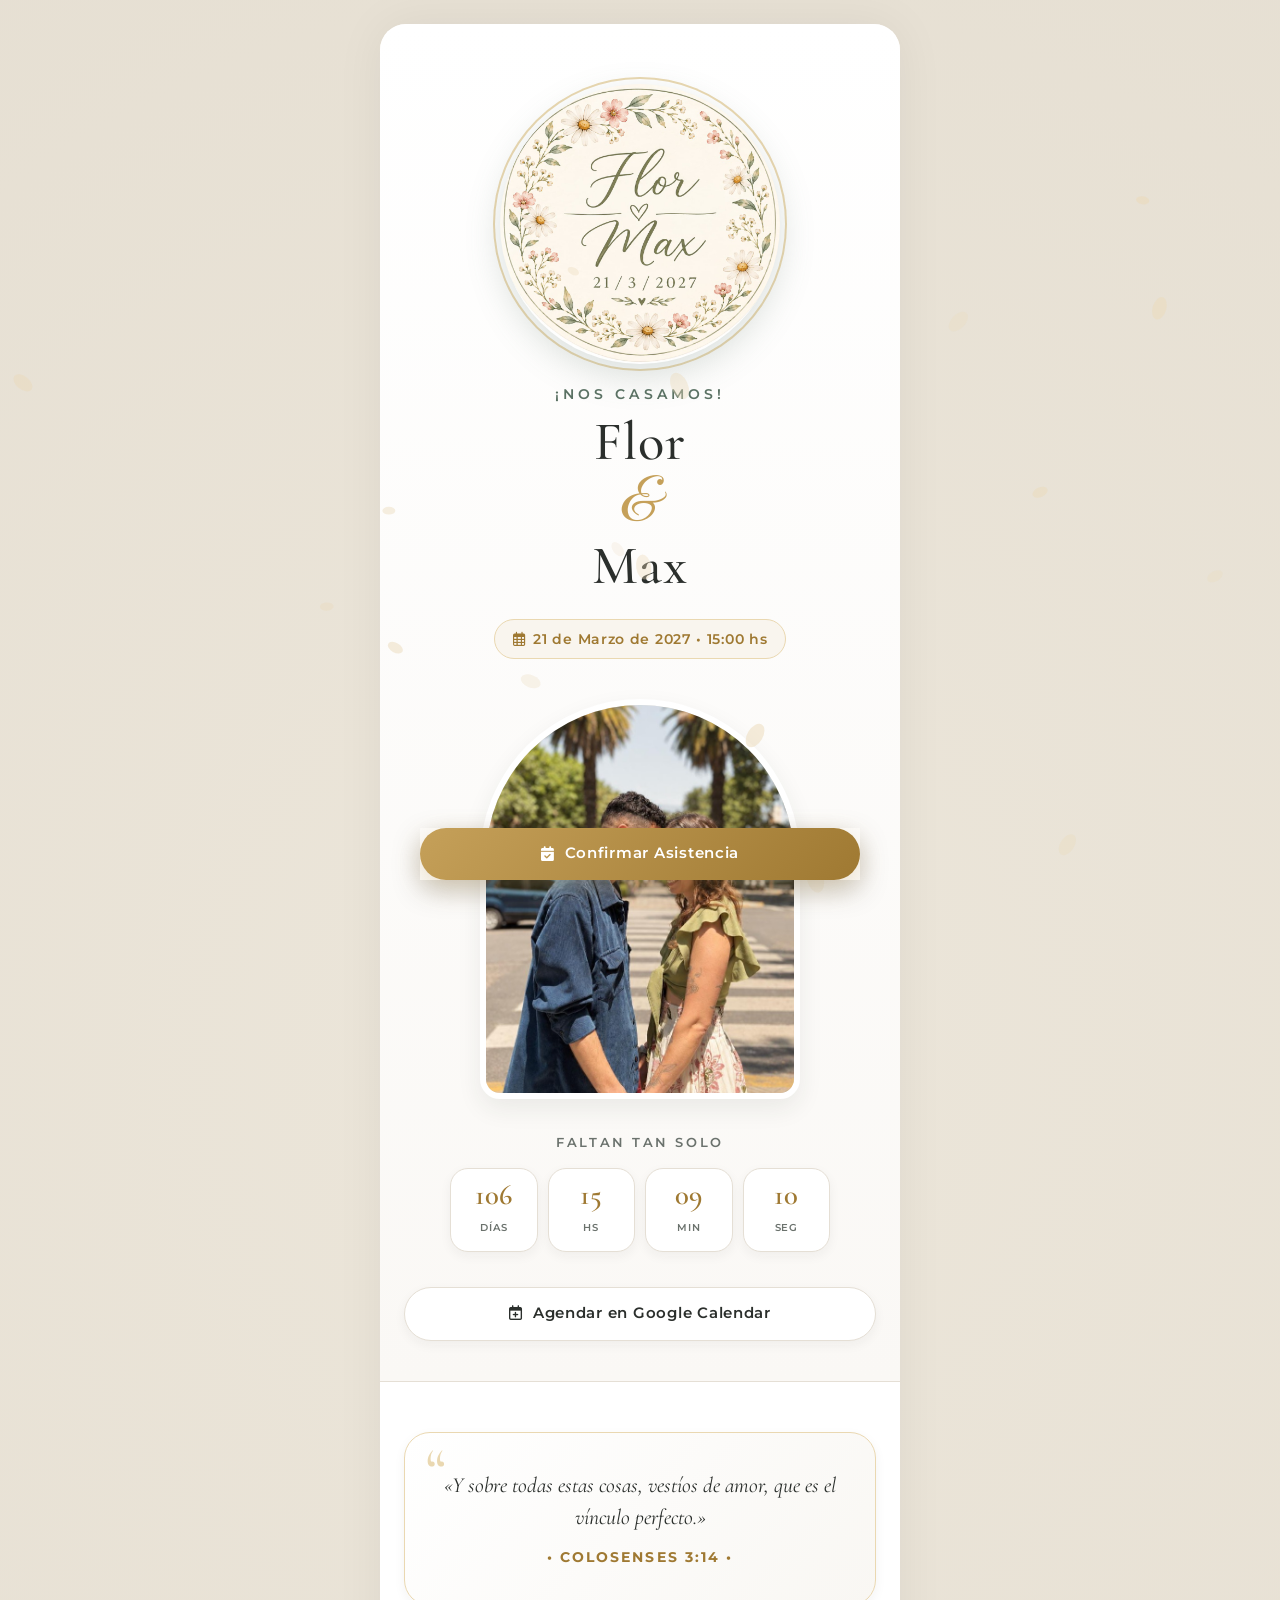
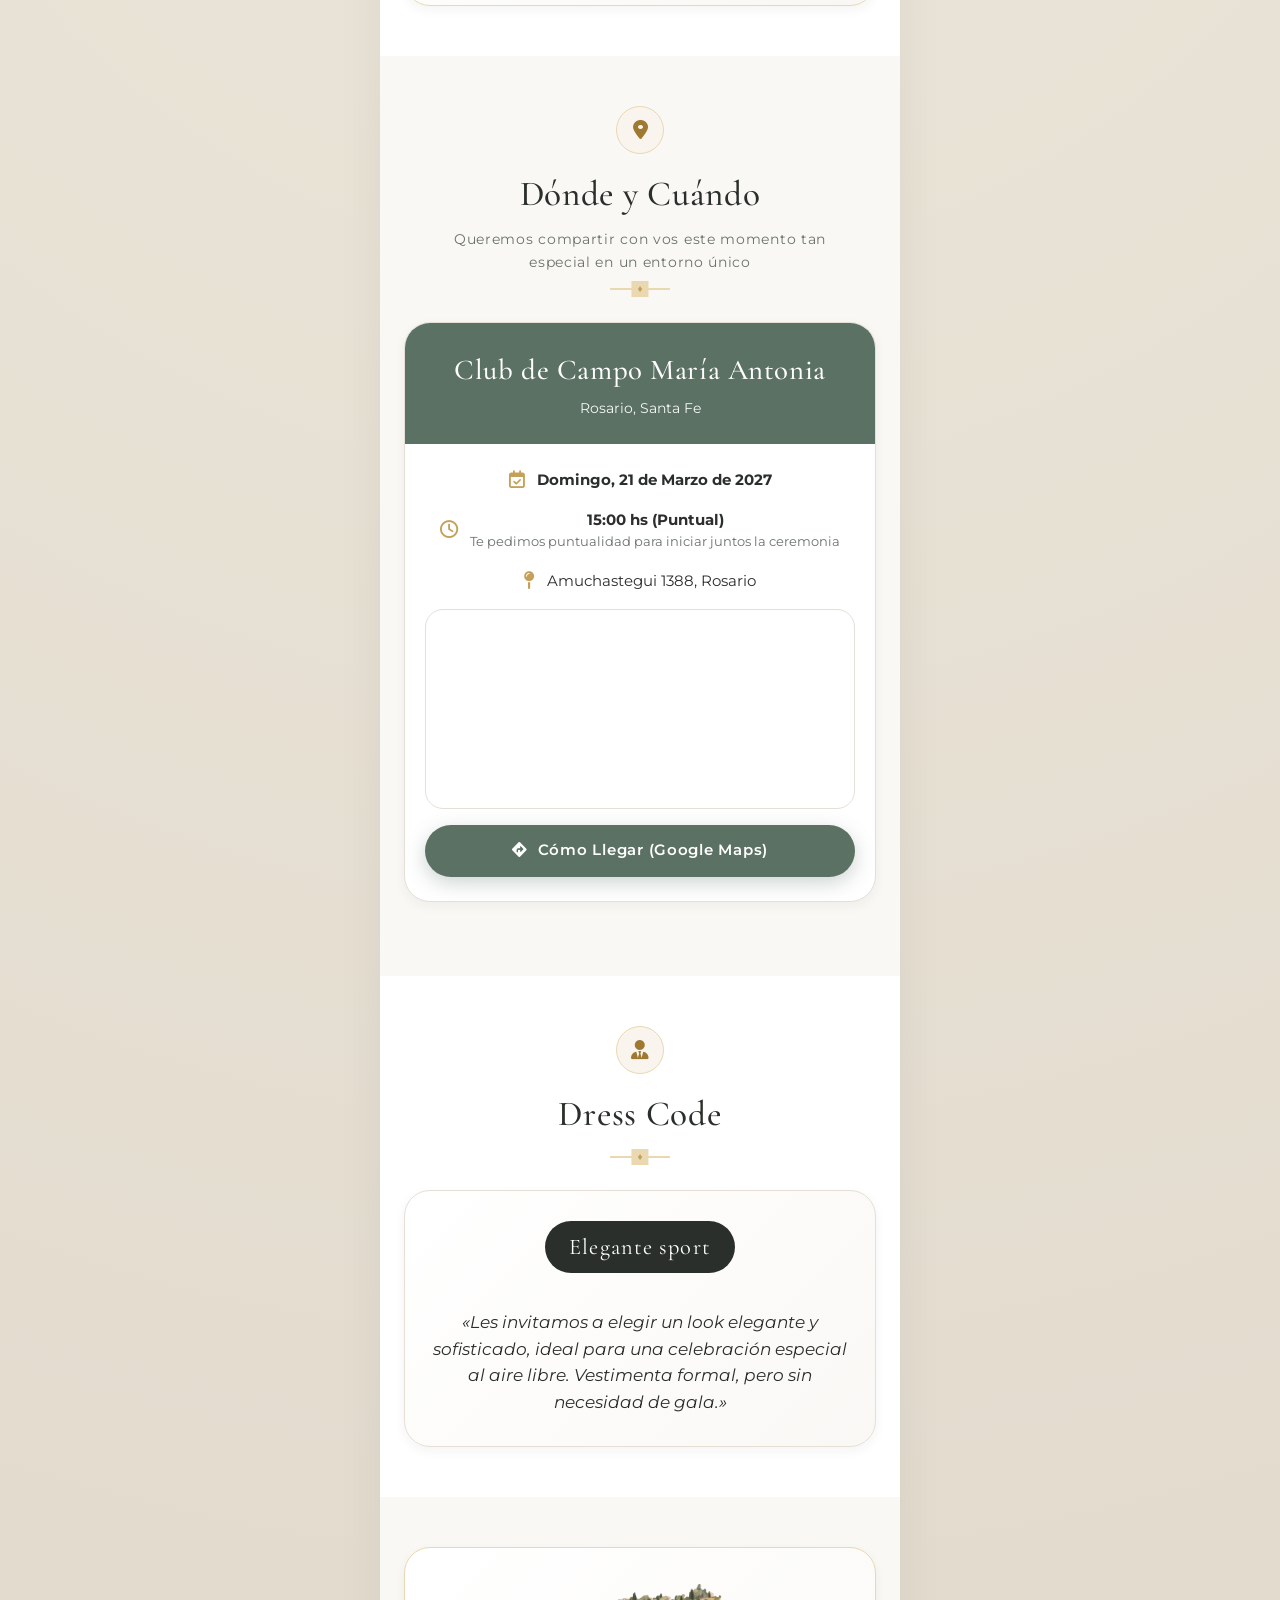
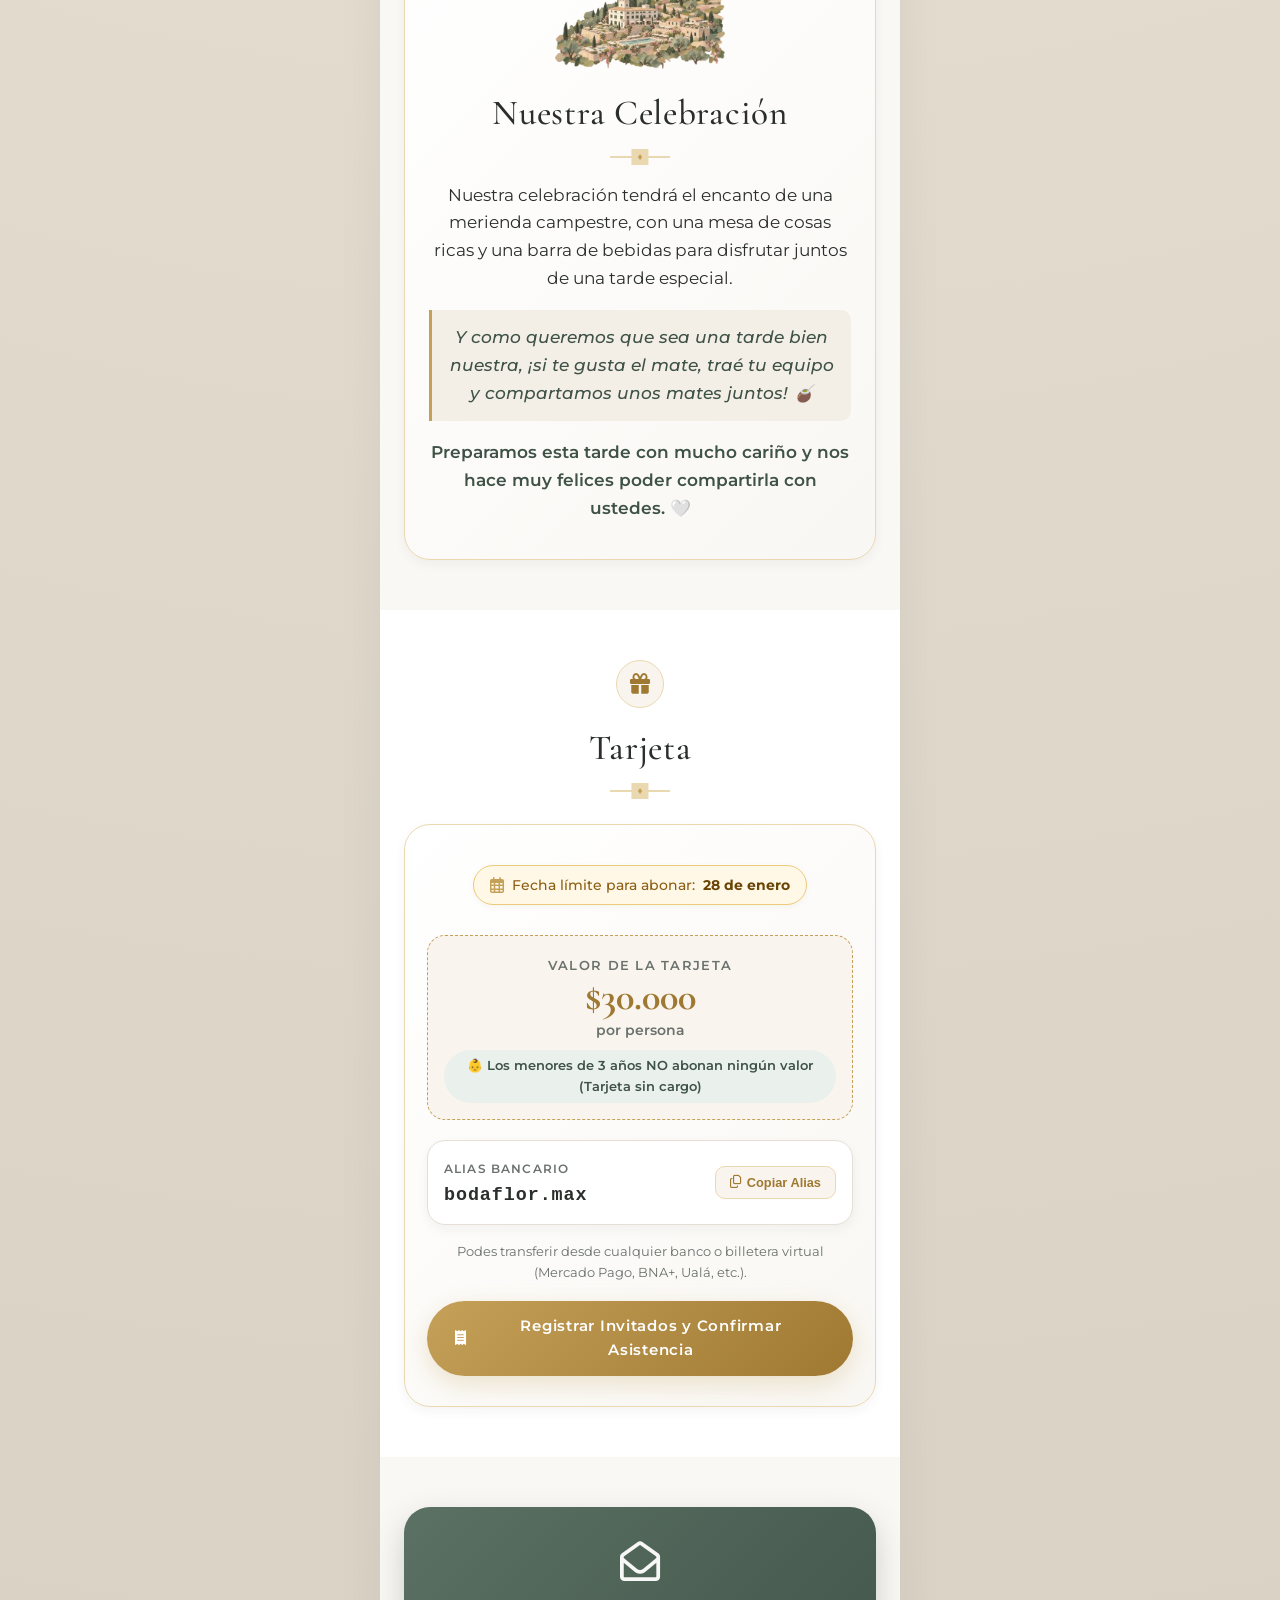
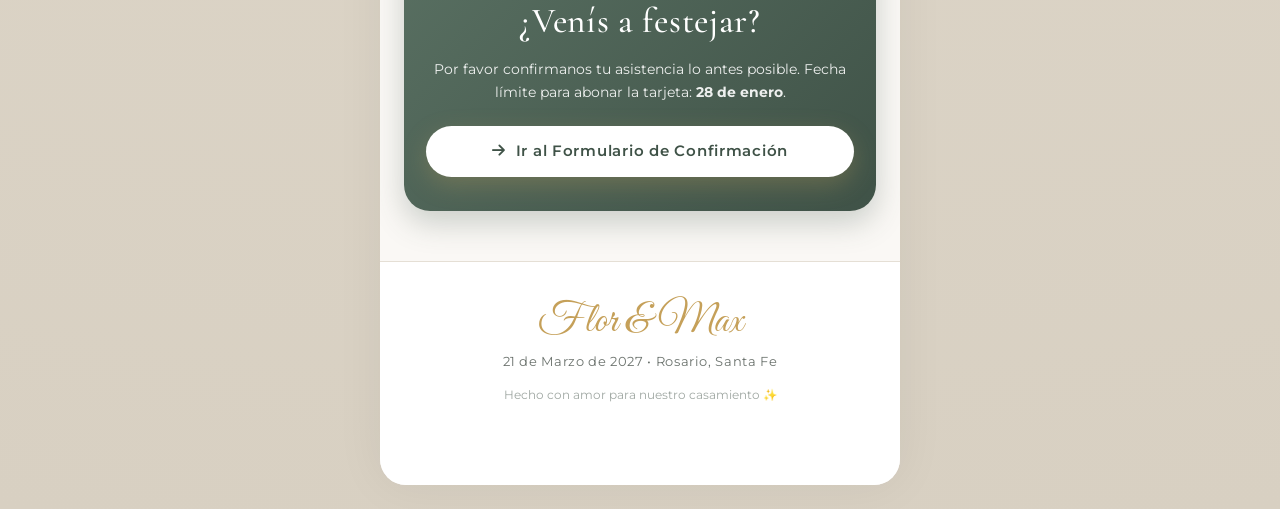
<file: index.html>
<!DOCTYPE html>
<html lang="es">
<head>
  <meta charset="UTF-8">
  <meta name="viewport" content="width=device-width, initial-scale=1.0, maximum-scale=1.0, user-scalable=no">
  <title>Boda Flor & Max | 21 de Marzo de 2027</title>
  <meta name="description" content="Invitación de boda de Florencia y Maximiliano. 21 de Marzo de 2027 en Club de Campo María Antonia, Rosario.">
  <meta name="theme-color" content="#4B5842">
  
  <!-- ==========================================
       METATAGS OPEN GRAPH / WHATSAPP PREVIEW
       ========================================== -->
  <meta property="og:type" content="website">
  <meta property="og:site_name" content="Boda Flor & Max">
  <meta property="og:url" content="https://bodaflor-max.netlify.app/">
  <meta property="og:title" content="Boda Flor & Max • 21 de Marzo de 2027">
  <meta property="og:description" content="¡Nos Casamos! 💍 Te invitamos a celebrar nuestro casamiento en Club de Campo María Antonia, Rosario.">
  
  <!-- Imagen de Portada para WhatsApp (Monograma Flor & Max) -->
  <meta property="og:image" content="https://bodaflor-max.netlify.app/assets/images/monograma-flor-y-max.jpg">
  <meta property="og:image:secure_url" content="https://bodaflor-max.netlify.app/assets/images/monograma-flor-y-max.jpg">
  <meta property="og:image:type" content="image/jpeg">
  <meta property="og:image:width" content="1024">
  <meta property="og:image:height" content="1024">
  <meta property="og:image:alt" content="Flor & Max - 21 de Marzo de 2027">
  
  <!-- Microdatos Schema.org / Fallback WhatsApp -->
  <meta itemprop="name" content="Boda Flor & Max • 21 de Marzo de 2027">
  <meta itemprop="description" content="¡Nos Casamos! Te invitamos a celebrar nuestra boda en Rosario.">
  <meta itemprop="image" content="https://bodaflor-max.netlify.app/assets/images/monograma-flor-y-max.jpg">

  <!-- Twitter Card -->
  <meta name="twitter:card" content="summary_large_image">
  <meta name="twitter:title" content="Boda Flor & Max • 21 de Marzo de 2027">
  <meta name="twitter:description" content="¡Nos Casamos! 💍 Te invitamos a celebrar nuestra boda en Club de Campo María Antonia.">
  <meta name="twitter:image" content="https://bodaflor-max.netlify.app/assets/images/monograma-flor-y-max.jpg">
  
  <!-- Favicon -->
  <link rel="icon" href="data:image/svg+xml,<svg xmlns='http://www.w3.org/2000/svg' viewBox='0 0 100 100'><text y='.9em' font-size='90'>💍</text></svg>">

  <!-- Google Fonts: Cormorant Garamond, Great Vibes, Montserrat -->
  <link rel="preconnect" href="https://fonts.googleapis.com">
  <link rel="preconnect" href="https://fonts.gstatic.com" crossorigin>
  <link href="https://fonts.googleapis.com/css2?family=Cormorant+Garamond:ital,wght@0,400;0,600;0,700;1,400;1,600&family=Great+Vibes&family=Montserrat:wght@300;400;500;600;700&display=swap" rel="stylesheet">

  <!-- Font Awesome Icons -->
  <link rel="stylesheet" href="https://cdnjs.cloudflare.com/ajax/libs/font-awesome/6.5.1/css/all.min.css">

  <!-- Estilos del Sitio -->
  <link rel="stylesheet" href="assets/css/styles.css">
</head>
<body>

  <!-- Canvas animado de pétalos sutiles -->
  <canvas id="petals-canvas"></canvas>

  <!-- Botón Flotante de Confirmación Rápida -->
  <div class="floating-rsvp-btn">
    <a href="confirmar.html" class="btn btn-primary btn-block">
      <i class="fas fa-calendar-check"></i> Confirmar Asistencia
    </a>
  </div>

  <div class="site-wrapper">

    <!-- ==========================================
         HERO SECTION: Portada de la Invitación
         ========================================== -->
    <header class="hero-section">
      <div class="hero-top" style="margin-bottom: 20px;">
        <!-- Monograma floral refinado en tamaño principal -->
        <img src="assets/images/monograma-flor-y-max.jpg" alt="Flor & Max 21/03/2027" class="hero-monogram-img">

        <p class="hero-subtitle">¡Nos Casamos!</p>
        <h1 class="hero-title">
          Flor <span>&</span> Max
        </h1>

        <div class="hero-date-pill">
          <i class="far fa-calendar-alt"></i> 21 de Marzo de 2027 &bull; 15:00 hs
        </div>
      </div>

      <!-- Marco de Foto de Portada con la foto real de los novios -->
      <div class="hero-image-frame">
        <img src="assets/images/foto-pareja.jpg" alt="Flor y Max Casamiento" loading="lazy">
      </div>

      <!-- Contador Regresivo -->
      <div class="countdown-container">
        <p class="countdown-label">Faltan tan solo</p>
        <div class="countdown-boxes">
          <div class="countdown-box">
            <span class="countdown-number" id="countDays">--</span>
            <span class="countdown-text">Días</span>
          </div>
          <div class="countdown-box">
            <span class="countdown-number" id="countHours">--</span>
            <span class="countdown-text">Hs</span>
          </div>
          <div class="countdown-box">
            <span class="countdown-number" id="countMinutes">--</span>
            <span class="countdown-text">Min</span>
          </div>
          <div class="countdown-box">
            <span class="countdown-number" id="countSeconds">--</span>
            <span class="countdown-text">Seg</span>
          </div>
        </div>
      </div>

      <!-- Botón de Agendar en Calendario -->
      <div style="margin-top: 10px; width: 100%;">
        <a id="btnGoogleCalendar" href="#" target="_blank" class="btn btn-secondary btn-block">
          <i class="far fa-calendar-plus"></i> Agendar en Google Calendar
        </a>
      </div>
    </header>

    <!-- ==========================================
         SECCIÓN: Versículo Bíblico
         ========================================== -->
    <section class="section section-alt">
      <div class="verse-box">
        <p class="verse-text">
          «Y sobre todas estas cosas, vestíos de amor, que es el vínculo perfecto.»
        </p>
        <p class="verse-passage">
          &bull; Colosenses 3:14 &bull;
        </p>
      </div>
    </section>

    <!-- ==========================================
         SECCIÓN: Dónde y Cuándo
         ========================================== -->
    <section class="section">
      <div class="section-header">
        <div class="section-icon">
          <i class="fas fa-map-marker-alt"></i>
        </div>
        <h2 class="section-title">Dónde y Cuándo</h2>
        <p class="section-subtitle">Queremos compartir con vos este momento tan especial en un entorno único</p>
        <div class="divider-gold"></div>
      </div>

      <div class="event-card">
        <div class="event-card-header">
          <h3>Club de Campo María Antonia</h3>
          <p style="font-size: 0.9rem; opacity: 0.95;">Rosario, Santa Fe</p>
        </div>

        <div class="event-card-body">
          <div class="event-detail-item">
            <i class="far fa-calendar-check"></i>
            <div>
              <strong>Domingo, 21 de Marzo de 2027</strong>
            </div>
          </div>

          <div class="event-detail-item">
            <i class="far fa-clock"></i>
            <div>
              <strong>15:00 hs (Puntual)</strong>
              <div style="font-size: 0.8rem; color: var(--color-text-muted);">Te pedimos puntualidad para iniciar juntos la ceremonia</div>
            </div>
          </div>

          <div class="event-detail-item">
            <i class="fas fa-map-pin"></i>
            <div>
              <span>Amuchastegui 1388, Rosario</span>
            </div>
          </div>

          <!-- Mapa Embebido de Google Maps -->
          <div class="map-wrapper">
            <iframe 
              src="https://www.google.com/maps/embed?pb=!1m18!1m12!1m3!1d3348.647334707198!2d-60.716174!3d-32.93393!2m3!1f0!2f0!3f0!3m2!1i1024!2i768!4f13.1!3m3!1m2!1s0x95b653fddd03e5dd%3A0xcab83c957a370333!2sClub%20de%20Campo%20Mar%C3%ADa%20Antonia!5e0!3m2!1ses!2sar!4v1700000000000" 
              allowfullscreen="" 
              loading="lazy" 
              referrerpolicy="no-referrer-when-downgrade">
            </iframe>
          </div>

          <a href="https://maps.app.goo.gl/Q65edVmi1CyBBP6s6" target="_blank" class="btn btn-sage btn-block">
            <i class="fas fa-directions"></i> Cómo Llegar (Google Maps)
          </a>
        </div>
      </div>
    </section>

    <!-- ==========================================
         SECCIÓN: Dress Code (Código de Vestimenta)
         ========================================== -->
    <section class="section section-alt">
      <div class="section-header">
        <div class="section-icon">
          <i class="fas fa-user-tie"></i>
        </div>
        <h2 class="section-title">Dress Code</h2>
        <div class="divider-gold"></div>
      </div>

      <div class="dress-code-card">
        <div class="dress-code-badge">
          Elegante sport
        </div>
        <p style="font-size: 1.05rem; color: var(--color-dark); margin: 20px auto 0; max-width: 440px; line-height: 1.6; font-style: italic;">
          «Les invitamos a elegir un look elegante y sofisticado, ideal para una celebración especial al aire libre. Vestimenta formal, pero sin necesidad de gala.»
        </p>
      </div>
    </section>

    <!-- ==========================================
         SECCIÓN: Nuestra Celebración (Merienda Campestre)
         ========================================== -->
    <section class="section">
      <div class="merienda-campestre-card">
        <!-- Ilustración de la Villa Mediterránea en Acuarela -->
        <img src="assets/fresco/villa-mediterranea.png" alt="Celebración Campestre" style="max-width: 170px; margin: 0 auto 16px; display: block; opacity: 0.92;">

        <h2 class="section-title" style="margin-bottom: 8px;">Nuestra Celebración</h2>
        <div class="divider-gold" style="margin-bottom: 24px;"></div>

        <p class="merienda-text">
          Nuestra celebración tendrá el encanto de una merienda campestre, con una mesa de cosas ricas y una barra de bebidas para disfrutar juntos de una tarde especial.
        </p>

        <p class="merienda-text highlight-mate">
          Y como queremos que sea una tarde bien nuestra, ¡si te gusta el mate, traé tu equipo y compartamos unos mates juntos! 🧉
        </p>

        <p class="merienda-text" style="font-weight: 600; color: var(--color-sage-dark); margin-bottom: 0;">
          Preparamos esta tarde con mucho cariño y nos hace muy felices poder compartirla con ustedes. 🤍
        </p>
      </div>
    </section>

    <!-- ==========================================
         SECCIÓN: Tarjeta
         ========================================== -->
    <section class="section section-alt" id="tarjeta">
      <div class="section-header">
        <div class="section-icon">
          <i class="fas fa-gift"></i>
        </div>
        <h2 class="section-title">Tarjeta</h2>
        <div class="divider-gold"></div>
      </div>

      <div class="ticket-info-card">
        <div class="deadline-badge">
          <i class="far fa-calendar-alt"></i> Fecha límite para abonar: <strong>28 de enero</strong>
        </div>

        <div class="ticket-price-box">
          <span style="font-size: 0.8rem; text-transform: uppercase; letter-spacing: 0.1em; color: var(--color-text-muted); font-weight: 600;">Valor de la Tarjeta</span>
          <div class="ticket-amount">$30.000</div>
          <div class="ticket-currency">por persona</div>
          <div class="ticket-rule-badge">
            👶 Los menores de 3 años NO abonan ningún valor (Tarjeta sin cargo)
          </div>
        </div>

        <!-- Alias de Transferencia con Copia de 1 Clic -->
        <div class="alias-box">
          <div class="alias-details">
            <span class="alias-label">Alias Bancario</span>
            <div class="alias-value">bodaflor.max</div>
          </div>
          <button type="button" class="btn-copy-alias" onclick="copyAlias('bodaflor.max')">
            <i class="far fa-copy"></i> Copiar Alias
          </button>
        </div>

        <p style="font-size: 0.82rem; color: var(--color-text-muted); margin-bottom: 18px;">
          Podes transferir desde cualquier banco o billetera virtual (Mercado Pago, BNA+, Ualá, etc.).
        </p>

        <!-- Botón para ir a confirmar y subir comprobante -->
        <a href="confirmar.html" class="btn btn-primary btn-block">
          <i class="fas fa-receipt"></i> Registrar Invitados y Confirmar Asistencia
        </a>
      </div>
    </section>

    <!-- ==========================================
         SECCIÓN RÁPIDA: Confirmación Express & WhatsApp
         ========================================== -->
    <section class="section">
      <div class="quick-rsvp-card">
        <i class="far fa-envelope-open" style="font-size: 40px; margin-bottom: 12px; opacity: 0.95;"></i>
        <h3>¿Venís a festejar?</h3>
        <p>
          Por favor confirmanos tu asistencia lo antes posible. Fecha límite para abonar la tarjeta: <strong>28 de enero</strong>.
        </p>
        <a href="confirmar.html" class="btn btn-primary btn-block" style="background: #FFF; color: var(--color-sage-dark);">
          <i class="fas fa-arrow-right"></i> Ir al Formulario de Confirmación
        </a>
      </div>
    </section>

    <!-- ==========================================
         FOOTER
         ========================================== -->
    <footer class="site-footer">
      <div class="footer-names">Flor & Max</div>
      <p class="footer-text">21 de Marzo de 2027 &bull; Rosario, Santa Fe</p>
      <p style="font-size: 0.72rem; color: #A0A8A3; margin-top: 14px;">
        Hecho con amor para nuestro casamiento ✨
      </p>
    </footer>

  </div>

  <!-- Scripts -->
  <script src="assets/js/config.js"></script>
  <script src="assets/js/main.js"></script>
</body>
</html>
</file>
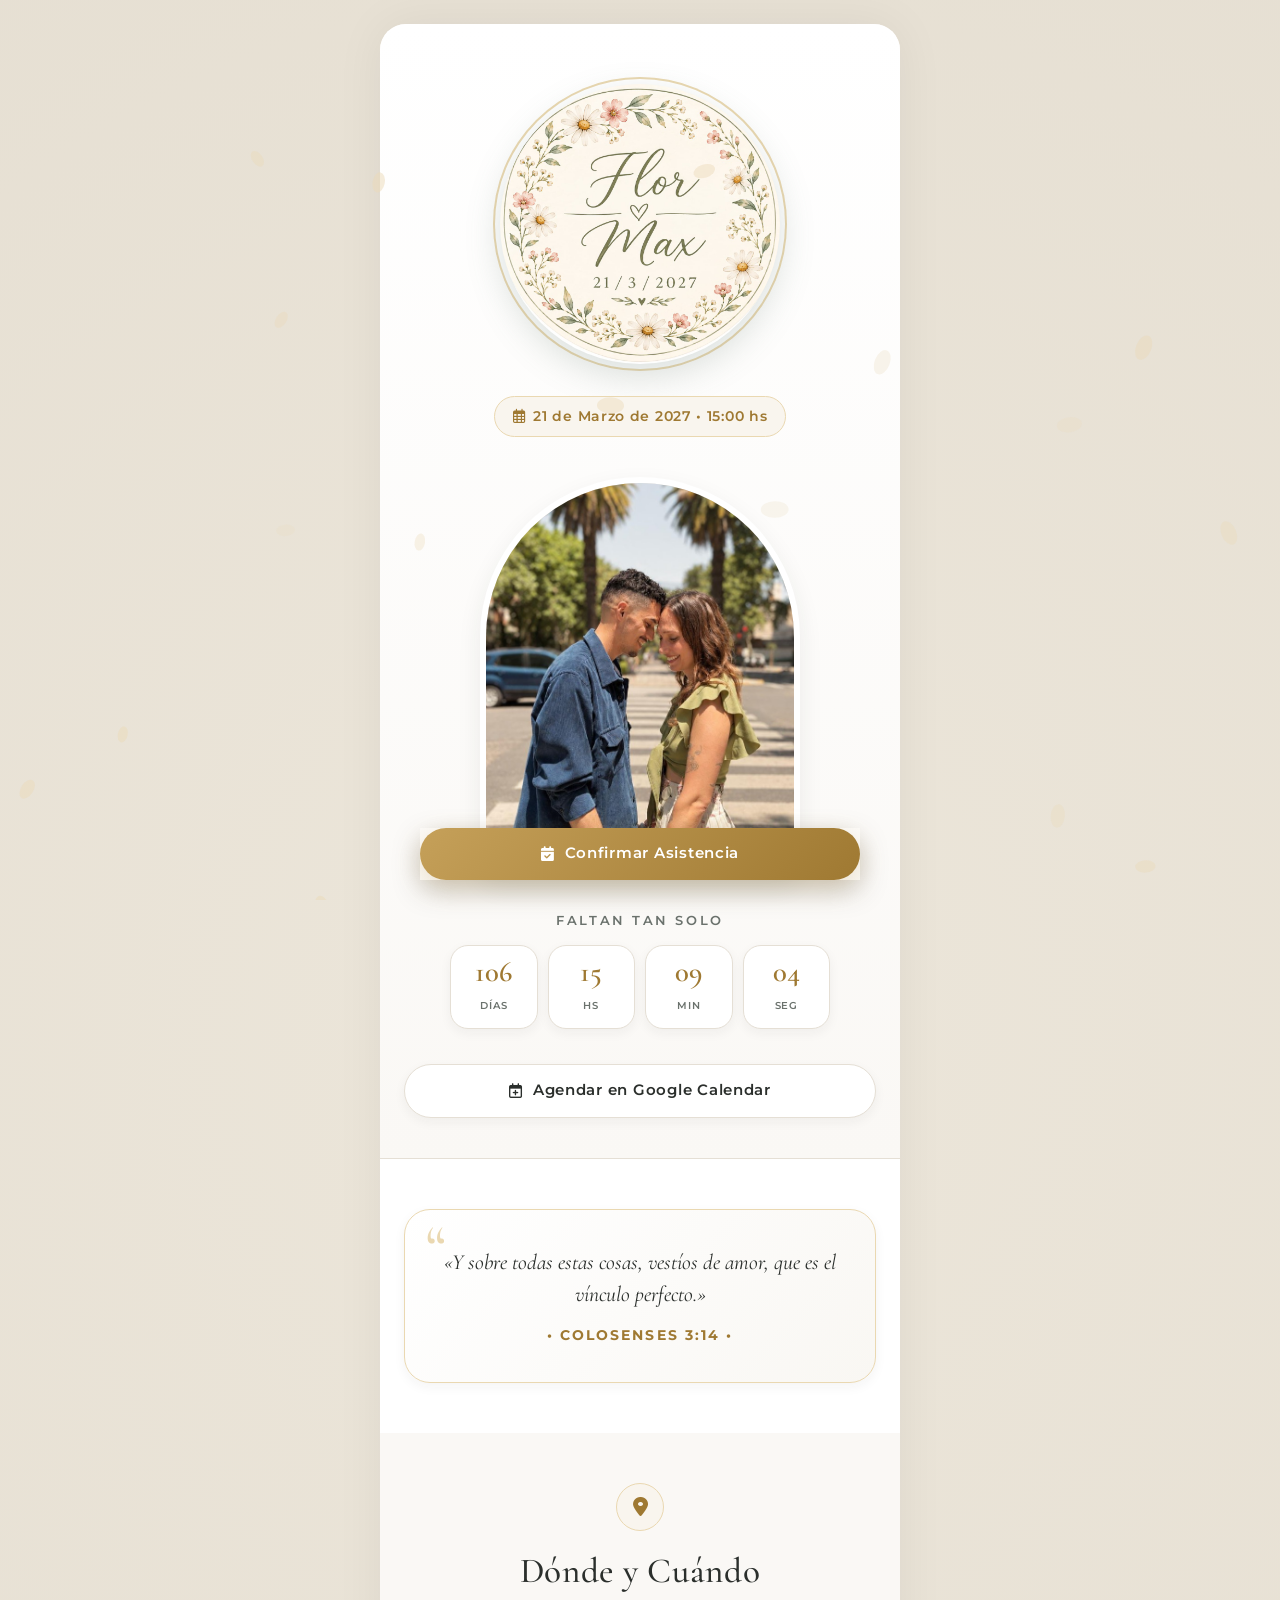
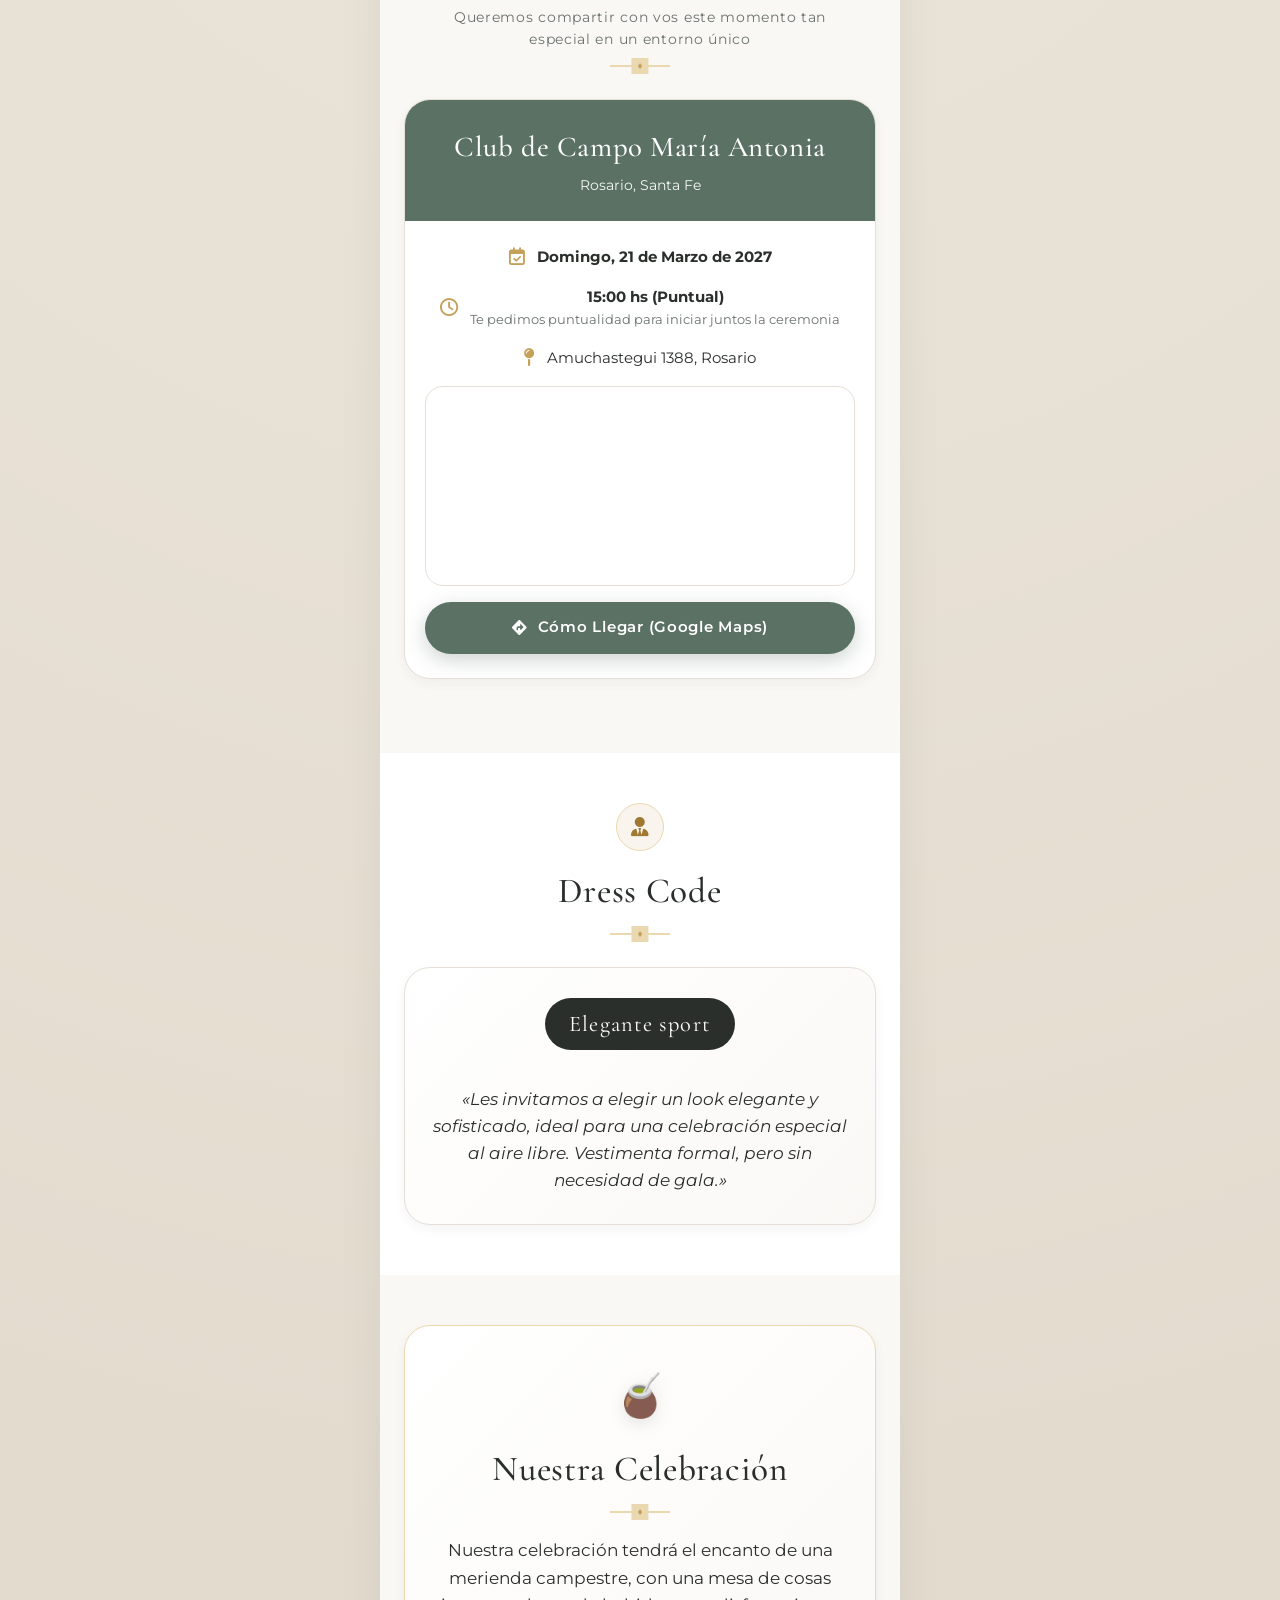
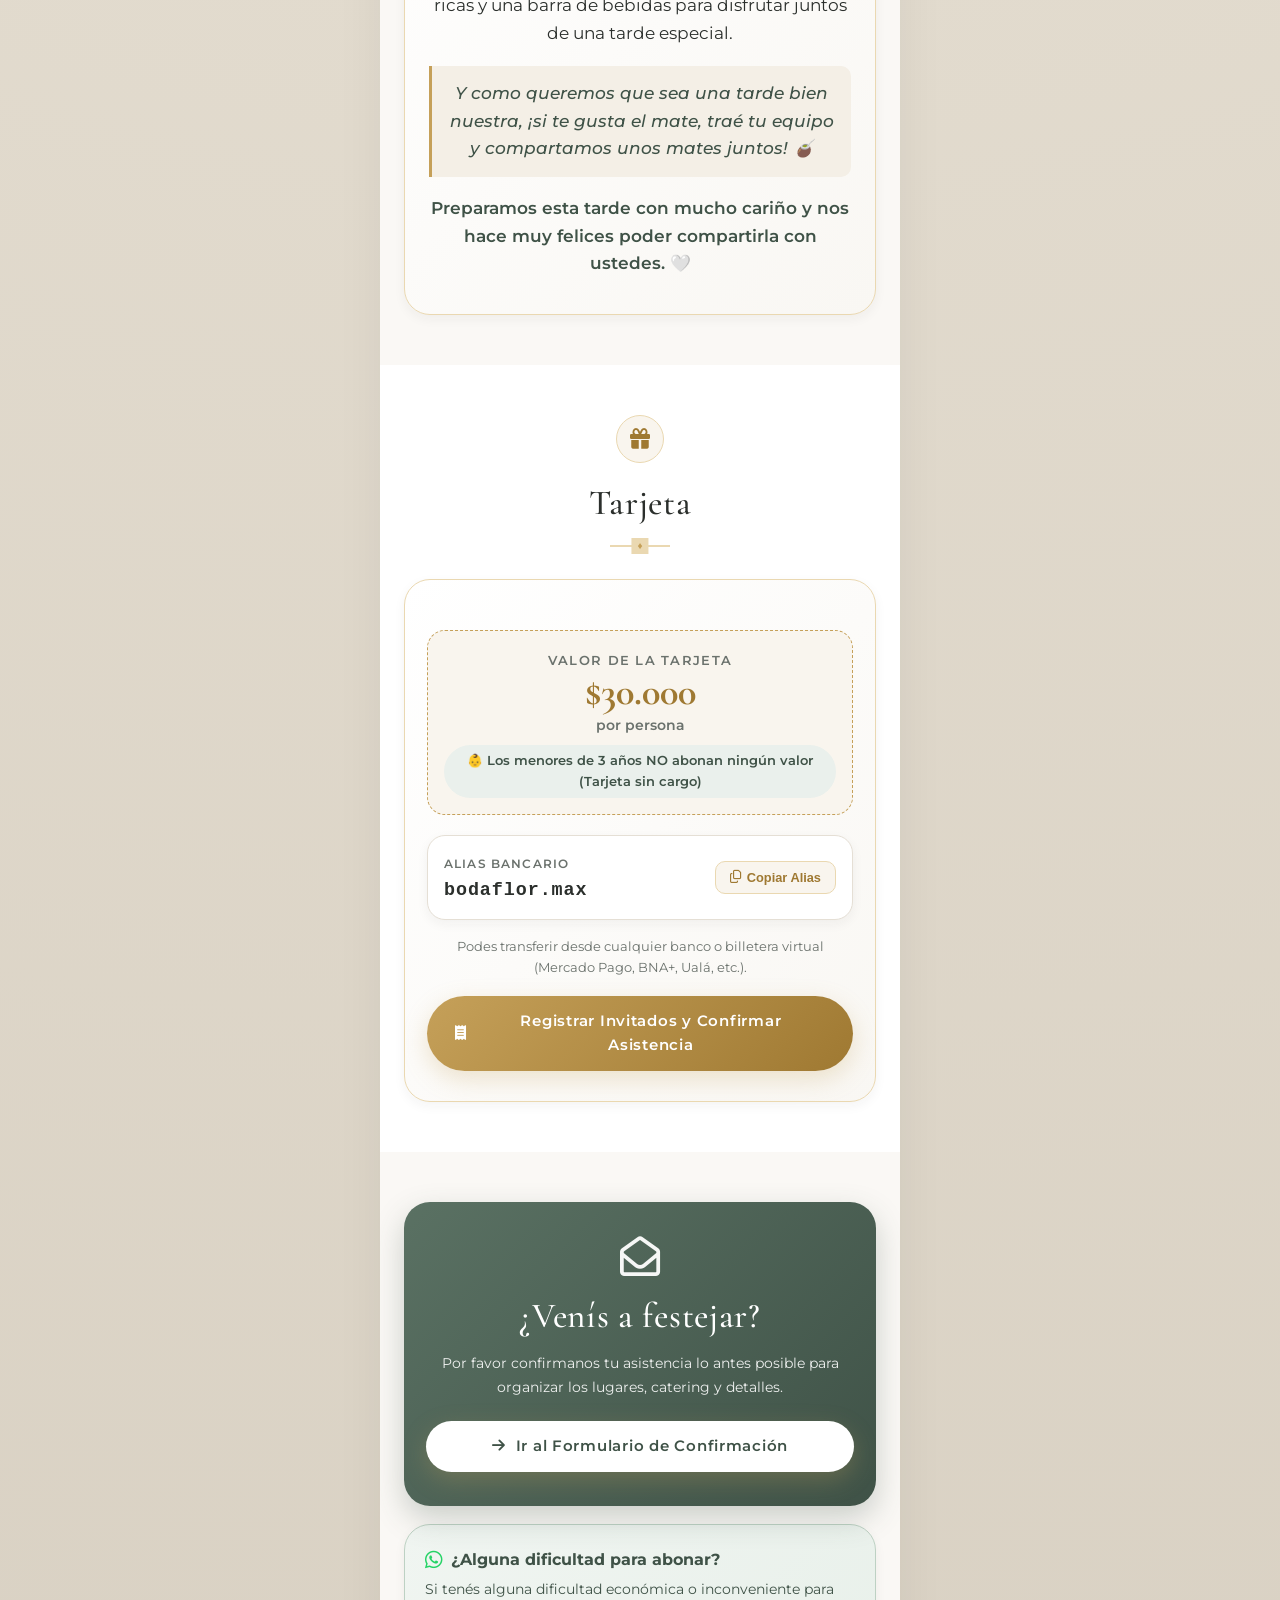
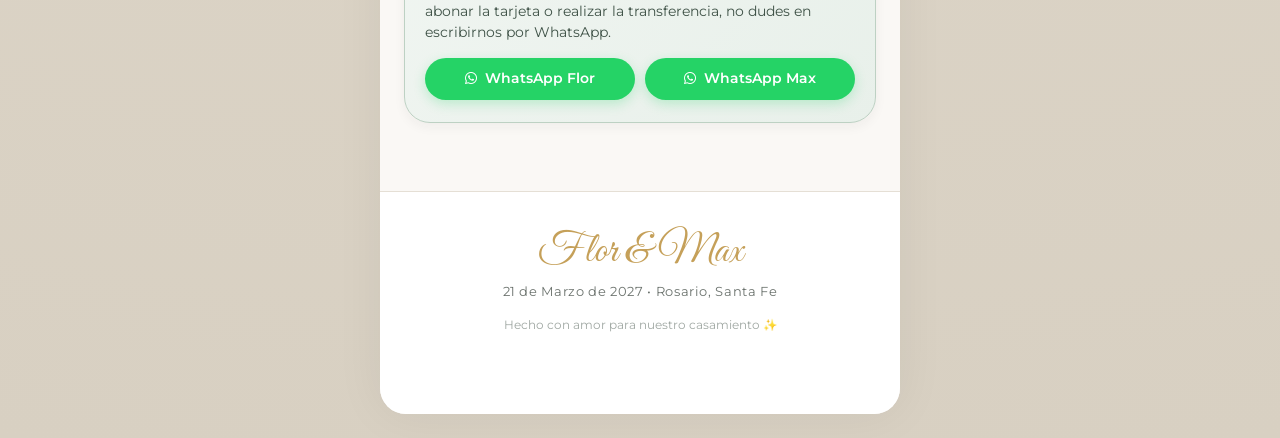
<file: boda-flor-y-max/index.html>
<!DOCTYPE html>
<html lang="es">
<head>
  <meta charset="UTF-8">
  <meta name="viewport" content="width=device-width, initial-scale=1.0, maximum-scale=1.0, user-scalable=no">
  <title>Boda Flor & Max | 21 de Marzo de 2027</title>
  <meta name="description" content="Invitación de boda de Florencia y Maximiliano. 21 de Marzo de 2027 en Club de Campo María Antonia, Rosario.">
  <meta name="theme-color" content="#4B5842">
  
  <!-- Open Graph / WhatsApp Preview -->
  <meta property="og:type" content="website">
  <meta property="og:title" content="Boda Flor & Max • 21 de Marzo de 2027">
  <meta property="og:description" content="¡Nos casamos! Acompáñanos a celebrar nuestro casamiento en Club de Campo María Antonia, Rosario.">
  <meta property="og:image" content="assets/images/monograma-flor-y-max.jpg">
  
  <!-- Favicon -->
  <link rel="icon" href="data:image/svg+xml,<svg xmlns='http://www.w3.org/2000/svg' viewBox='0 0 100 100'><text y='.9em' font-size='90'>💍</text></svg>">

  <!-- Google Fonts: Cormorant Garamond, Great Vibes, Montserrat -->
  <link rel="preconnect" href="https://fonts.googleapis.com">
  <link rel="preconnect" href="https://fonts.gstatic.com" crossorigin>
  <link href="https://fonts.googleapis.com/css2?family=Cormorant+Garamond:ital,wght@0,400;0,600;0,700;1,400;1,600&family=Great+Vibes&family=Montserrat:wght@300;400;500;600;700&display=swap" rel="stylesheet">

  <!-- Font Awesome Icons -->
  <link rel="stylesheet" href="https://cdnjs.cloudflare.com/ajax/libs/font-awesome/6.5.1/css/all.min.css">

  <!-- Estilos del Sitio -->
  <link rel="stylesheet" href="assets/css/styles.css">
</head>
<body>

  <!-- Canvas animado de pétalos sutiles -->
  <canvas id="petals-canvas"></canvas>

  <!-- Botón Flotante de Confirmación Rápida -->
  <div class="floating-rsvp-btn">
    <a href="confirmar.html" class="btn btn-primary btn-block">
      <i class="fas fa-calendar-check"></i> Confirmar Asistencia
    </a>
  </div>

  <div class="site-wrapper">

    <!-- ==========================================
         HERO SECTION: Portada de la Invitación
         ========================================== -->
    <header class="hero-section">
      <div class="hero-top" style="margin-bottom: 20px;">
        <!-- Monograma floral refinado en tamaño principal -->
        <img src="assets/images/monograma-flor-y-max.jpg" alt="Flor & Max 21/03/2027" class="hero-monogram-img">

        <div class="hero-date-pill">
          <i class="far fa-calendar-alt"></i> 21 de Marzo de 2027 &bull; 15:00 hs
        </div>
      </div>

      <!-- Marco de Foto de Portada con la foto real de los novios -->
      <div class="hero-image-frame">
        <img src="assets/images/foto-pareja.jpg" alt="Flor y Max Casamiento" loading="lazy">
      </div>

      <!-- Contador Regresivo -->
      <div class="countdown-container">
        <p class="countdown-label">Faltan tan solo</p>
        <div class="countdown-boxes">
          <div class="countdown-box">
            <span class="countdown-number" id="countDays">--</span>
            <span class="countdown-text">Días</span>
          </div>
          <div class="countdown-box">
            <span class="countdown-number" id="countHours">--</span>
            <span class="countdown-text">Hs</span>
          </div>
          <div class="countdown-box">
            <span class="countdown-number" id="countMinutes">--</span>
            <span class="countdown-text">Min</span>
          </div>
          <div class="countdown-box">
            <span class="countdown-number" id="countSeconds">--</span>
            <span class="countdown-text">Seg</span>
          </div>
        </div>
      </div>

      <!-- Botón de Agendar en Calendario -->
      <div style="margin-top: 10px; width: 100%;">
        <a id="btnGoogleCalendar" href="#" target="_blank" class="btn btn-secondary btn-block">
          <i class="far fa-calendar-plus"></i> Agendar en Google Calendar
        </a>
      </div>
    </header>

    <!-- ==========================================
         SECCIÓN: Versículo Bíblico
         ========================================== -->
    <section class="section section-alt">
      <div class="verse-box">
        <p class="verse-text">
          «Y sobre todas estas cosas, vestíos de amor, que es el vínculo perfecto.»
        </p>
        <p class="verse-passage">
          &bull; Colosenses 3:14 &bull;
        </p>
      </div>
    </section>

    <!-- ==========================================
         SECCIÓN: Dónde y Cuándo
         ========================================== -->
    <section class="section">
      <div class="section-header">
        <div class="section-icon">
          <i class="fas fa-map-marker-alt"></i>
        </div>
        <h2 class="section-title">Dónde y Cuándo</h2>
        <p class="section-subtitle">Queremos compartir con vos este momento tan especial en un entorno único</p>
        <div class="divider-gold"></div>
      </div>

      <div class="event-card">
        <div class="event-card-header">
          <h3>Club de Campo María Antonia</h3>
          <p style="font-size: 0.9rem; opacity: 0.95;">Rosario, Santa Fe</p>
        </div>

        <div class="event-card-body">
          <div class="event-detail-item">
            <i class="far fa-calendar-check"></i>
            <div>
              <strong>Domingo, 21 de Marzo de 2027</strong>
            </div>
          </div>

          <div class="event-detail-item">
            <i class="far fa-clock"></i>
            <div>
              <strong>15:00 hs (Puntual)</strong>
              <div style="font-size: 0.8rem; color: var(--color-text-muted);">Te pedimos puntualidad para iniciar juntos la ceremonia</div>
            </div>
          </div>

          <div class="event-detail-item">
            <i class="fas fa-map-pin"></i>
            <div>
              <span>Amuchastegui 1388, Rosario</span>
            </div>
          </div>

          <!-- Mapa Embebido de Google Maps -->
          <div class="map-wrapper">
            <iframe 
              src="https://www.google.com/maps/embed?pb=!1m18!1m12!1m3!1d3348.647334707198!2d-60.716174!3d-32.93393!2m3!1f0!2f0!3f0!3m2!1i1024!2i768!4f13.1!3m3!1m2!1s0x95b653fddd03e5dd%3A0xcab83c957a370333!2sClub%20de%20Campo%20Mar%C3%ADa%20Antonia!5e0!3m2!1ses!2sar!4v1700000000000" 
              allowfullscreen="" 
              loading="lazy" 
              referrerpolicy="no-referrer-when-downgrade">
            </iframe>
          </div>

          <a href="https://maps.app.goo.gl/Q65edVmi1CyBBP6s6" target="_blank" class="btn btn-sage btn-block">
            <i class="fas fa-directions"></i> Cómo Llegar (Google Maps)
          </a>
        </div>
      </div>
    </section>

    <!-- ==========================================
         SECCIÓN: Dress Code (Código de Vestimenta)
         ========================================== -->
    <section class="section section-alt">
      <div class="section-header">
        <div class="section-icon">
          <i class="fas fa-user-tie"></i>
        </div>
        <h2 class="section-title">Dress Code</h2>
        <div class="divider-gold"></div>
      </div>

      <div class="dress-code-card">
        <div class="dress-code-badge">
          Elegante sport
        </div>
        <p style="font-size: 1.05rem; color: var(--color-dark); margin: 20px auto 0; max-width: 440px; line-height: 1.6; font-style: italic;">
          «Les invitamos a elegir un look elegante y sofisticado, ideal para una celebración especial al aire libre. Vestimenta formal, pero sin necesidad de gala.»
        </p>
      </div>
    </section>

    <!-- ==========================================
         SECCIÓN: Nuestra Celebración (Merienda Campestre)
         ========================================== -->
    <section class="section">
      <div class="merienda-campestre-card">
        <div class="merienda-icon">
          🧉
        </div>
        <h2 class="section-title" style="margin-bottom: 8px;">Nuestra Celebración</h2>
        <div class="divider-gold" style="margin-bottom: 24px;"></div>

        <p class="merienda-text">
          Nuestra celebración tendrá el encanto de una merienda campestre, con una mesa de cosas ricas y una barra de bebidas para disfrutar juntos de una tarde especial.
        </p>

        <p class="merienda-text highlight-mate">
          Y como queremos que sea una tarde bien nuestra, ¡si te gusta el mate, traé tu equipo y compartamos unos mates juntos! 🧉
        </p>

        <p class="merienda-text" style="font-weight: 600; color: var(--color-sage-dark); margin-bottom: 0;">
          Preparamos esta tarde con mucho cariño y nos hace muy felices poder compartirla con ustedes. 🤍
        </p>
      </div>
    </section>

    <!-- ==========================================
         SECCIÓN: Tarjeta
         ========================================== -->
    <section class="section section-alt" id="tarjeta">
      <div class="section-header">
        <div class="section-icon">
          <i class="fas fa-gift"></i>
        </div>
        <h2 class="section-title">Tarjeta</h2>
        <div class="divider-gold"></div>
      </div>

      <div class="ticket-info-card">
        <div class="ticket-price-box">
          <span style="font-size: 0.8rem; text-transform: uppercase; letter-spacing: 0.1em; color: var(--color-text-muted); font-weight: 600;">Valor de la Tarjeta</span>
          <div class="ticket-amount">$30.000</div>
          <div class="ticket-currency">por persona</div>
          <div class="ticket-rule-badge">
            👶 Los menores de 3 años NO abonan ningún valor (Tarjeta sin cargo)
          </div>
        </div>

        <!-- Alias de Transferencia con Copia de 1 Clic -->
        <div class="alias-box">
          <div class="alias-details">
            <span class="alias-label">Alias Bancario</span>
            <div class="alias-value">bodaflor.max</div>
          </div>
          <button type="button" class="btn-copy-alias" onclick="copyAlias('bodaflor.max')">
            <i class="far fa-copy"></i> Copiar Alias
          </button>
        </div>

        <p style="font-size: 0.82rem; color: var(--color-text-muted); margin-bottom: 18px;">
          Podes transferir desde cualquier banco o billetera virtual (Mercado Pago, BNA+, Ualá, etc.).
        </p>

        <!-- Botón para ir a confirmar y subir comprobante -->
        <a href="confirmar.html" class="btn btn-primary btn-block">
          <i class="fas fa-receipt"></i> Registrar Invitados y Confirmar Asistencia
        </a>
      </div>
    </section>

    <!-- ==========================================
         SECCIÓN RÁPIDA: Confirmación Express & WhatsApp
         ========================================== -->
    <section class="section">
      <div class="quick-rsvp-card">
        <i class="far fa-envelope-open" style="font-size: 40px; margin-bottom: 12px; opacity: 0.95;"></i>
        <h3>¿Venís a festejar?</h3>
        <p>
          Por favor confirmanos tu asistencia lo antes posible para organizar los lugares, catering y detalles.
        </p>
        <a href="confirmar.html" class="btn btn-primary btn-block" style="background: #FFF; color: var(--color-sage-dark);">
          <i class="fas fa-arrow-right"></i> Ir al Formulario de Confirmación
        </a>
      </div>

      <!-- Ayuda y Contacto directo con los novios -->
      <div class="financial-aid-card">
        <div style="font-weight: 700; color: var(--color-sage-dark); font-size: 1rem; margin-bottom: 6px; display: flex; align-items: center; gap: 8px;">
          <i class="fab fa-whatsapp" style="font-size: 20px; color: #25D366;"></i> ¿Alguna dificultad para abonar?
        </div>
        <p>
          Si tenés alguna dificultad económica o inconveniente para abonar la tarjeta o realizar la transferencia, no dudes en escribirnos por WhatsApp.
        </p>
        <div class="whatsapp-buttons-group">
          <a href="https://wa.me/5493413404899?text=%C2%A1Hola%20Flor!%20Te%20escribo%20por%20la%20confirmaci%C3%B3n%20de%20asistencia%20y%20el%20pago%20de%20la%20tarjeta%20para%20su%20boda." target="_blank" class="btn-whatsapp-person">
            <i class="fab fa-whatsapp"></i> WhatsApp Flor
          </a>
          <a href="https://wa.me/5493415971696?text=%C2%A1Hola%20Max!%20Te%20escribo%20por%20la%20confirmaci%C3%B3n%20de%20asistencia%20y%20el%20pago%20de%20la%20tarjeta%20para%20su%20boda." target="_blank" class="btn-whatsapp-person">
            <i class="fab fa-whatsapp"></i> WhatsApp Max
          </a>
        </div>
      </div>
    </section>

    <!-- ==========================================
         FOOTER
         ========================================== -->
    <footer class="site-footer">
      <div class="footer-names">Flor & Max</div>
      <p class="footer-text">21 de Marzo de 2027 &bull; Rosario, Santa Fe</p>
      <p style="font-size: 0.72rem; color: #A0A8A3; margin-top: 14px;">
        Hecho con amor para nuestro casamiento ✨
      </p>
    </footer>

  </div>

  <!-- Scripts -->
  <script src="assets/js/config.js"></script>
  <script src="assets/js/main.js"></script>
</body>
</html>
</file>
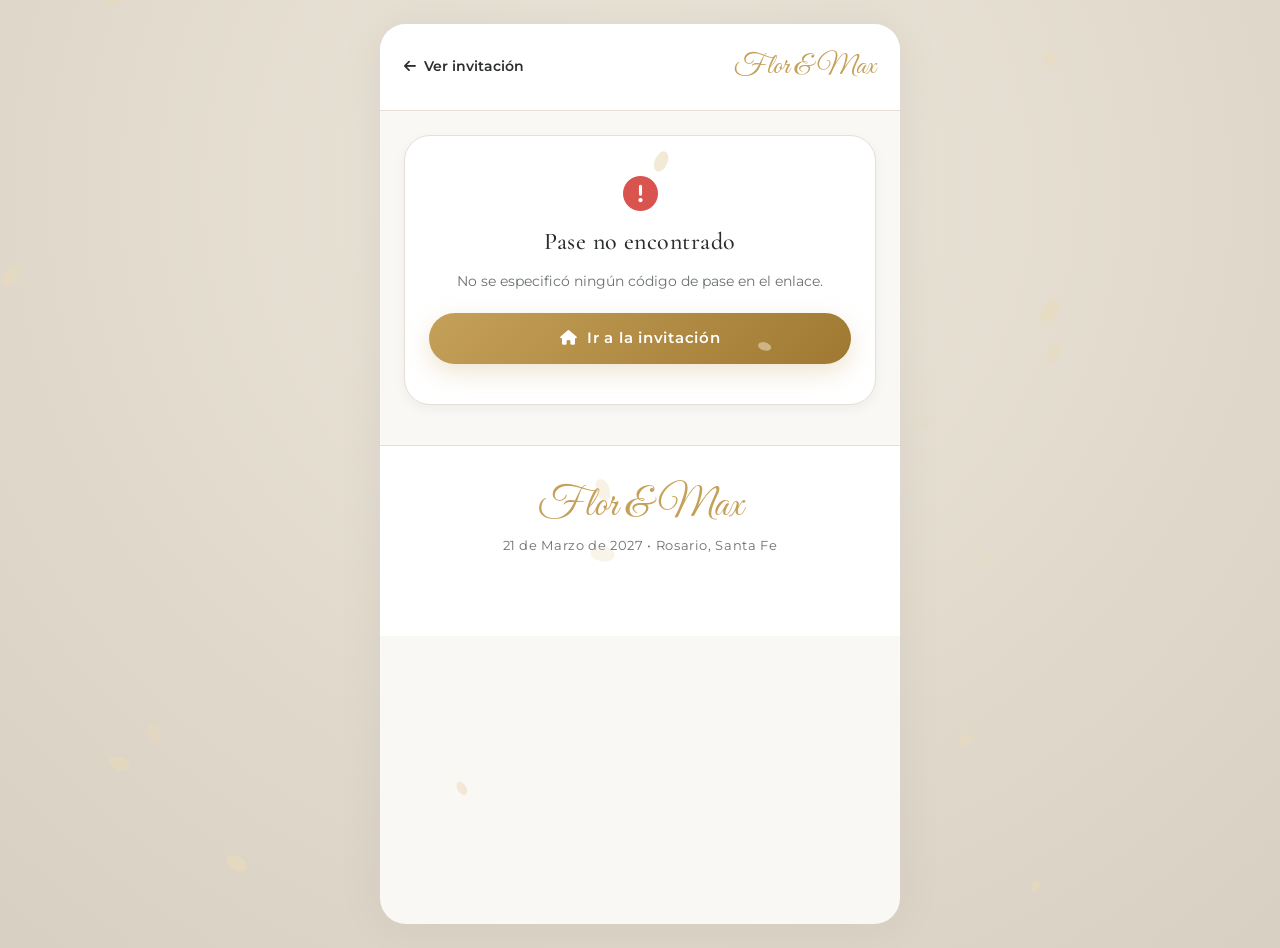
<file: pase.html>
<!DOCTYPE html>
<html lang="es">
<head>
  <meta charset="UTF-8">
  <meta name="viewport" content="width=device-width, initial-scale=1.0, maximum-scale=1.0, user-scalable=no">
  <title>Pase de Ingreso | Boda Flor & Max</title>
  <meta name="description" content="Pase QR oficial de ingreso para la boda de Flor & Max - 21 de Marzo de 2027.">
  <meta name="theme-color" content="#4B5842">

  <meta property="og:type" content="website">
  <meta property="og:title" content="Pase Oficial • Boda Flor & Max">
  <meta property="og:description" content="Presentá este pase QR al llegar al Club de Campo María Antonia el 21 de Marzo de 2027.">
  <meta property="og:image" content="https://bodaflor-max.netlify.app/assets/images/monograma-flor-y-max.jpg">

  <link rel="icon" href="data:image/svg+xml,<svg xmlns='http://www.w3.org/2000/svg' viewBox='0 0 100 100'><text y='.9em' font-size='90'>💍</text></svg>">

  <link rel="preconnect" href="https://fonts.googleapis.com">
  <link rel="preconnect" href="https://fonts.gstatic.com" crossorigin>
  <link href="https://fonts.googleapis.com/css2?family=Cormorant+Garamond:ital,wght@0,400;0,600;0,700;1,400;1,600&family=Great+Vibes&family=Montserrat:wght@300;400;500;600;700&display=swap" rel="stylesheet">
  <link rel="stylesheet" href="https://cdnjs.cloudflare.com/ajax/libs/font-awesome/6.5.1/css/all.min.css">
  <link rel="stylesheet" href="assets/css/styles.css">
</head>
<body>

  <canvas id="petals-canvas"></canvas>

  <div class="site-wrapper">
    <header class="rsvp-header-nav">
      <a href="index.html" class="back-link">
        <i class="fas fa-arrow-left"></i> Ver invitación
      </a>
      <span class="script-font" style="font-size: 1.8rem; color: var(--color-gold);">Flor & Max</span>
    </header>

    <main class="section" style="padding-top: 24px; padding-bottom: 40px;">
      
      <!-- Estado de Carga -->
      <div id="passLoading" class="pass-state-box">
        <i class="fas fa-spinner fa-spin" style="font-size: 2rem; color: var(--color-gold); margin-bottom: 12px;"></i>
        <p style="font-weight: 600; color: var(--color-sage-dark);">Validando pase oficial...</p>
      </div>

      <!-- Estado de Error / No Encontrado -->
      <div id="passError" class="pass-state-box" style="display: none;">
        <i class="fas fa-exclamation-circle" style="font-size: 2.2rem; color: #D9534F; margin-bottom: 12px;"></i>
        <h2 style="font-size: 1.5rem; margin-bottom: 8px;">Pase no encontrado</h2>
        <p id="passErrorMessage" style="font-size: 0.9rem; color: var(--color-text-muted); margin-bottom: 20px;">
          No pudimos validar este código de invitación.
        </p>
        <a href="index.html" class="btn btn-primary btn-block">
          <i class="fas fa-home"></i> Ir a la invitación
        </a>
      </div>

      <!-- Tarjeta del Pase Digital Confirmado -->
      <div id="passDisplayCard" class="digital-ticket-card" style="display: none;">
        <div class="ticket-header">
          <img src="assets/images/monograma-flor-y-max.jpg" alt="Flor & Max" class="ticket-mini-monogram">
          <div class="ticket-kicker">PASE OFICIAL DE INGRESO</div>
          <h1 class="ticket-couple">Flor & Max</h1>
          <div class="ticket-event-date">21 de Marzo de 2027 &bull; 15:00 hs</div>
        </div>

        <div class="ticket-divider-perforated">
          <span></span>
          <span></span>
        </div>

        <div class="ticket-body">
          <div style="margin-bottom: 14px;">
            <span id="passStatusBadge" class="pass-status-pill pass-status-confirmed">Confirmado</span>
          </div>

          <div class="ticket-info-block">
            <span class="ticket-label" id="passHolderLabel">Invitado Titular</span>
            <h2 class="ticket-titular-name" id="passTitularName">--</h2>
          </div>

          <div class="ticket-info-block">
            <span class="ticket-label" id="passDetailsLabel">Acompañantes</span>
            <div id="passCompanionsContainer"></div>
          </div>

          <div class="ticket-meta-row">
            <div>
              <span class="ticket-label">Total del Grupo</span>
              <strong id="passTotalGuests" style="color: var(--color-dark); font-size: 1rem;">--</strong>
            </div>
            <div>
              <span class="ticket-label">Código</span>
              <strong id="passCodeText" style="color: var(--color-gold-dark); font-size: 1rem; letter-spacing: 0.08em;">--</strong>
            </div>
          </div>

          <div class="ticket-qr-wrapper">
            <canvas id="passQrCanvas"></canvas>
            <p class="ticket-qr-caption">Presentá este código QR al ingresar</p>
          </div>

          <button type="button" id="btnPassDownloadPng" class="btn btn-primary btn-block" style="margin-top: 14px;">
            <i class="fas fa-download"></i> Guardar Imagen del Pase (PNG)
          </button>

          <div id="passMembersQrSection" class="pass-members-qr-section" style="display: none;"></div>

          <p class="ticket-venue-foot">
            <i class="fas fa-map-marker-alt" style="color: var(--color-gold);"></i>
            Club de Campo María Antonia &bull; Rosario
          </p>
        </div>
      </div>

    </main>

    <footer class="site-footer">
      <div class="footer-names">Flor & Max</div>
      <p class="footer-text">21 de Marzo de 2027 &bull; Rosario, Santa Fe</p>
    </footer>
  </div>

  <script src="assets/js/vendor/qrious.min.js"></script>
  <script src="assets/js/config.js"></script>
  <script src="assets/js/pass-utils.js"></script>
  <script src="assets/js/pase.js"></script>
  <script src="assets/js/main.js"></script>
</body>
</html>
</file>
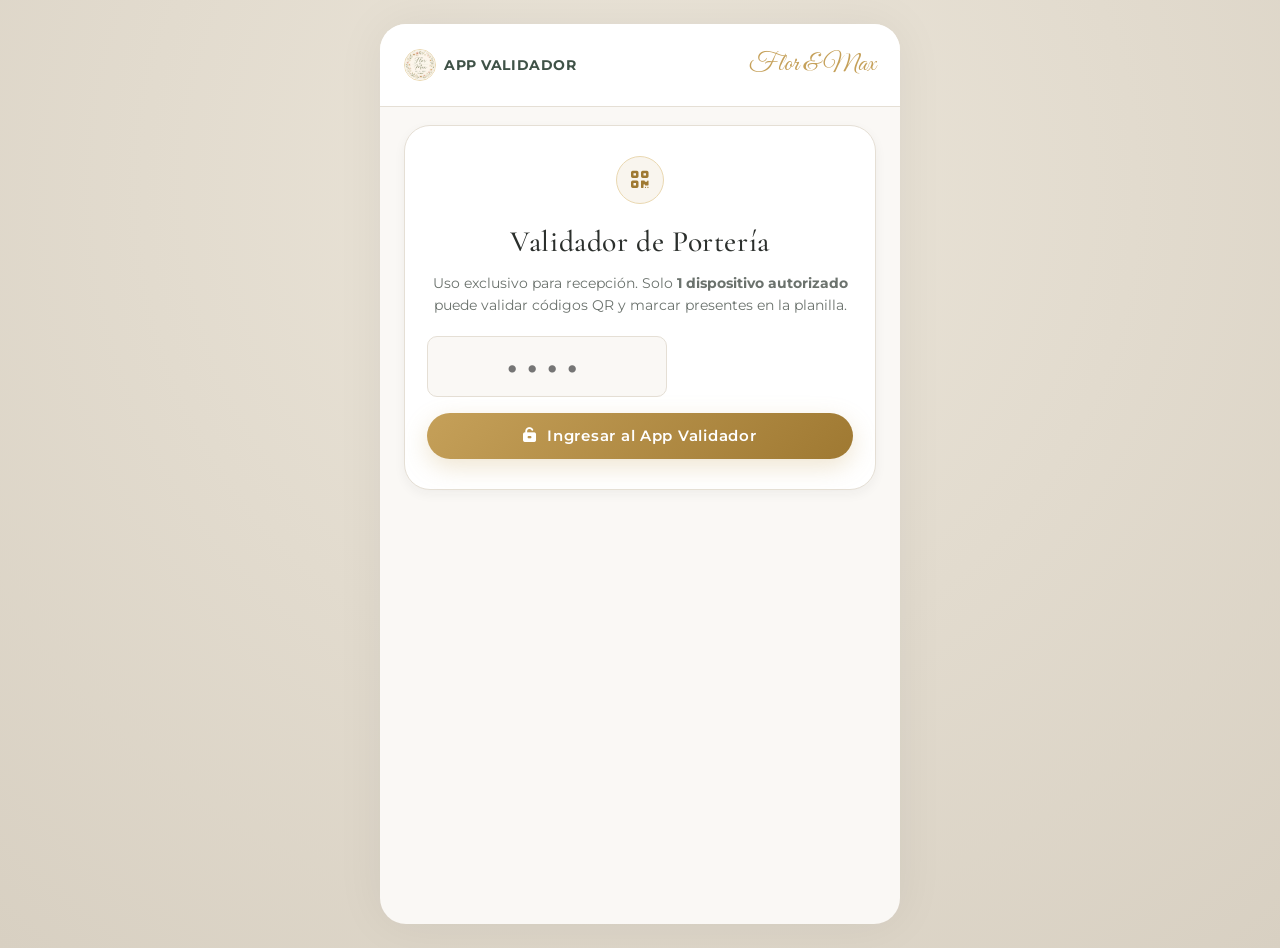
<file: recepcion.html>
<!DOCTYPE html>
<html lang="es">
<head>
  <meta charset="UTF-8">
  <meta name="viewport" content="width=device-width, initial-scale=1.0, maximum-scale=1.0, user-scalable=no">
  <title>App Validador QR | Boda Flor &amp; Max</title>
  <meta name="robots" content="noindex, nofollow">
  <meta name="theme-color" content="#4B5842">
  <meta name="apple-mobile-web-app-capable" content="yes">
  <meta name="apple-mobile-web-app-status-bar-style" content="black-translucent">
  <meta name="apple-mobile-web-app-title" content="Validador F&amp;M">

  <link rel="manifest" href="manifest-validador.json">
  <link rel="apple-touch-icon" href="assets/images/icon-validador-192.png">
  <link rel="icon" type="image/png" href="assets/images/icon-validador-192.png">

  <link rel="preconnect" href="https://fonts.googleapis.com">
  <link rel="preconnect" href="https://fonts.gstatic.com" crossorigin>
  <link href="https://fonts.googleapis.com/css2?family=Cormorant+Garamond:ital,wght@0,400;0,600;0,700;1,400;1,600&family=Great+Vibes&family=Montserrat:wght@300;400;500;600;700&display=swap" rel="stylesheet">
  <link rel="stylesheet" href="https://cdnjs.cloudflare.com/ajax/libs/font-awesome/6.5.1/css/all.min.css">
  <link rel="stylesheet" href="assets/css/styles.css">
</head>
<body>

  <div class="site-wrapper">
    <header class="rsvp-header-nav">
      <div style="display: flex; align-items: center; gap: 8px;">
        <img src="assets/images/icon-validador-192.png" alt="Logo" style="width: 32px; height: 32px; border-radius: 50%; border: 1px solid var(--color-gold-light);">
        <span style="font-weight: 700; font-size: 0.9rem; color: var(--color-sage-dark); letter-spacing: 0.04em;">APP VALIDADOR</span>
      </div>
      <span class="script-font" style="font-size: 1.65rem; color: var(--color-gold);">Flor & Max</span>
    </header>

    <main class="section" style="padding-top: 18px; padding-bottom: 50px;">

      <!-- Banner opcional para instalar como App en el celular del recepcionista -->
      <div id="pwaInstallBanner" class="pwa-install-banner" style="display: none;">
        <div style="display: flex; align-items: center; gap: 10px;">
          <i class="fas fa-mobile-alt" style="font-size: 1.35rem; color: #C5A059;"></i>
          <div>
            <strong style="display: block; font-size: 0.85rem;">Instalar App Validador</strong>
            <span id="pwaInstallSubtitle" style="font-size: 0.75rem; opacity: 0.9;">Agregalo a tu celular para usarlo como app en la puerta.</span>
          </div>
        </div>
        <button type="button" id="btnPwaInstall" class="btn-pwa-install" style="display: none;">Instalar</button>
      </div>

      <!-- PANTALLA 1: ACCESO EXCLUSIVO POR PIN (1 DISPOSITIVO POR VEZ) -->
      <section id="receptionLoginSection" class="rsvp-step-card" style="text-align: center; padding: 30px 22px;">
        <div class="section-icon" style="margin: 0 auto 14px;">
          <i class="fas fa-qrcode"></i>
        </div>
        <h1 class="section-title" style="font-size: 1.85rem; margin-bottom: 6px;">Validador de Portería</h1>
        <p style="font-size: 0.86rem; color: var(--color-text-muted); margin-bottom: 20px;">
          Uso exclusivo para recepción. Solo <strong>1 dispositivo autorizado</strong> puede validar códigos QR y marcar presentes en la planilla.
        </p>

        <form id="receptionLoginForm">
          <div class="form-group">
            <input
              type="password"
              id="receptionPinInput"
              class="form-control reception-pin-input"
              inputmode="numeric"
              maxlength="8"
              placeholder="••••"
              autocomplete="off"
              required
            >
          </div>
          <p id="pinErrorText" class="reception-pin-error" style="display: none;"></p>

          <!-- Aviso si ya hay otro celular conectado validando -->
          <div id="sessionLockedBox" class="session-locked-box" style="display: none;">
            <p id="sessionLockedMsg" style="font-size: 0.84rem; margin-bottom: 10px;"></p>
            <button type="button" id="btnForceTakeover" class="btn btn-outline-gold btn-sm">
              <i class="fas fa-exchange-alt"></i> Transferir acceso a este celular
            </button>
          </div>

          <button type="submit" id="btnPinSubmit" class="btn btn-primary btn-block">
            <i class="fas fa-unlock-alt"></i> Ingresar al App Validador
          </button>
        </form>
      </section>

      <!-- PANTALLA 2: PANEL ACTIVO DE RECEPCIÓN -->
      <section id="receptionDashboardSection" style="display: none;">

        <!-- Barra de estado y resumen en vivo -->
        <div class="reception-stats-card">
          <div class="reception-stats-top">
            <div>
              <span class="ticket-label" style="color: #EAD8B1;">PRESENTES EN LA FIESTA</span>
              <div class="reception-stat-big">
                <span id="statPeopleCount">0 / 0</span> <small>personas</small>
              </div>
              <div class="reception-stat-sub" id="statGroupsCount">0 / 0 grupos</div>
            </div>
            <div style="display: flex; flex-direction: column; gap: 6px; align-items: flex-end;">
              <button type="button" class="btn-reception-mini" onclick="refreshReceptionData(false)">
                <i class="fas fa-sync-alt"></i> Actualizar
              </button>
              <button type="button" class="btn-reception-mini btn-mini-logout" onclick="logoutReception()">
                <i class="fas fa-sign-out-alt"></i> Liberar y Salir
              </button>
            </div>
          </div>
          <div class="reception-progress-track">
            <div class="reception-progress-fill" id="statProgressFill" style="width: 0%;"></div>
          </div>
          <div class="reception-sync-bar" id="syncStatusLabel">
            <i class="fas fa-shield-alt"></i> Sesión única activa &bull; Listo para escanear
          </div>
        </div>

        <!-- Aviso de registros offline pendientes -->
        <div id="pendingSyncBanner" class="pending-sync-banner" style="display: none;">
          <i class="fas fa-cloud-upload-alt"></i>
          <span>0 presentes pendientes de subir.</span>
          <button type="button" onclick="refreshReceptionData(false)">Subir ahora</button>
        </div>

        <!-- Pestañas: Escáner QR vs Lista Manual -->
        <div class="reception-tabs">
          <button type="button" id="tabBtnCamera" class="reception-tab-btn active" onclick="switchReceptionTab('camera')">
            <i class="fas fa-qrcode"></i> Escanear QR
          </button>
          <button type="button" id="tabBtnList" class="reception-tab-btn" onclick="switchReceptionTab('list')">
            <i class="fas fa-list-ul"></i> Lista / Buscar
          </button>
        </div>

        <!-- PANEL 1: ESCÁNER DE CÁMARA QR (REGISTRA PRESENTE AUTOMÁTICAMENTE) -->
        <div id="panelCamera" class="rsvp-step-card" style="padding: 18px;">
          <button type="button" id="btnToggleCamera" class="btn btn-primary btn-block" onclick="toggleQrCamera()">
            <i class="fas fa-camera"></i> Activar Cámara Escáner
          </button>
          <p id="cameraStatusNote" style="text-align: center; font-size: 0.8rem; color: var(--color-text-muted); margin: 10px 0 12px;">
            Al escanear el QR, se muestran los nombres y se marca <strong>Presente</strong> automáticamente en la planilla.
          </p>

          <div id="qrReaderContainer" class="qr-reader-box"></div>

          <div style="margin-top: 16px; border-top: 1px solid var(--color-border); padding-top: 14px;">
            <label class="form-label" for="manualCodeInput" style="font-size: 0.8rem;">Ingreso manual por código de pase:</label>
            <form id="manualCodeForm" style="display: flex; gap: 8px;">
              <input type="text" id="manualCodeInput" class="form-control" placeholder="Ej: FM-8F2A9C" style="text-transform: uppercase;">
              <button type="submit" class="btn btn-secondary" style="white-space: nowrap; padding: 0 16px;">Validar</button>
            </form>
          </div>
        </div>

        <!-- PANEL 2: DIRECTORIO Y BÚSQUEDA MANUAL -->
        <div id="panelList" class="rsvp-step-card" style="display: none; padding: 18px;">
          <div class="form-group" style="margin-bottom: 12px;">
            <input type="search" id="receptionSearchInput" class="form-control" placeholder="Buscar por nombre, apellido o código FM-...">
          </div>

          <div class="directory-filters">
            <button type="button" class="filter-pill-btn active" onclick="setDirectoryFilter('all', this)">Todos</button>
            <button type="button" class="filter-pill-btn" onclick="setDirectoryFilter('pending', this)">Faltan llegar</button>
            <button type="button" class="filter-pill-btn" onclick="setDirectoryFilter('entered', this)">Presentes</button>
          </div>

          <div id="receptionGuestList" class="reception-guest-directory">
            <!-- Generado dinámicamente por recepcion.js -->
          </div>
        </div>

      </section>
    </main>
  </div>

  <!-- MODAL DE RESULTADO AL ESCANEAR QR O SELECCIONAR INVITADO -->
  <div id="scanResultModal" class="scan-result-overlay" style="display: none;">
    <div class="scan-result-card">
      <div id="modalStatusBanner" class="modal-status-banner banner-valid">
        <i class="fas fa-check-circle"></i> PRESENTE REGISTRADO
      </div>

      <div class="scan-result-body">
        <div class="scan-result-top-meta">
          <span class="ticket-label">INVITADO TITULAR</span>
          <span class="modal-total-badge" id="modalTotalBadge">1 PERSONA</span>
        </div>

        <h2 class="modal-titular-name" id="modalTitularName">--</h2>

        <div class="modal-companions-box">
          <span class="ticket-label" style="margin-bottom: 6px; display: block;">ACOMPAÑANTES DEL GRUPO</span>
          <div id="modalCompanionsContainer"></div>
        </div>

        <div style="font-size: 0.78rem; color: var(--color-text-muted); margin-bottom: 16px;">
          Código de Pase: <strong id="modalPassCode">--</strong>
        </div>

        <div id="modalActionArea">
          <!-- Botones inyectados dinámicamente por JS -->
        </div>
      </div>
    </div>
  </div>

  <div id="toastNotice" class="toast-notice"></div>

  <script src="assets/js/vendor/html5-qrcode.min.js"></script>
  <script src="assets/js/config.js"></script>
  <script src="assets/js/pass-utils.js"></script>
  <script src="assets/js/recepcion.js"></script>
  <script src="assets/js/main.js"></script>
</body>
</html>
</file>
<file: assets/css/styles.css>
/* ============================================================
   ESTILOS - BODA FLOR & MAX (Inspirado en Yendo Invitaciones)
   Paleta: Oro Clásico, Salvia/Eucalipto, Crema Perlado y Blanco
   ============================================================ */

:root {
  --color-gold: #C5A059;
  --color-gold-dark: #9F7932;
  --color-gold-light: #EAD8B1;
  --color-gold-soft: #F9F5EE;
  
  --color-sage: #5A7163;
  --color-sage-dark: #3F5247;
  --color-sage-light: #EAF0EC;
  
  --color-cream: #FAF8F5;
  --color-cream-dark: #F0ECE4;
  --color-white: #FFFFFF;
  
  --color-dark: #2B2F2C;
  --color-text-muted: #6B726D;
  --color-border: #E5DFD5;
  
  --font-script: 'Great Vibes', cursive;
  --font-serif: 'Cormorant Garamond', serif;
  --font-sans: 'Montserrat', sans-serif;
  
  --shadow-sm: 0 4px 12px rgba(43, 47, 44, 0.05);
  --shadow-md: 0 10px 25px rgba(43, 47, 44, 0.08);
  --shadow-lg: 0 18px 40px rgba(43, 47, 44, 0.12);
  --shadow-gold: 0 8px 25px rgba(197, 160, 89, 0.28);
  
  --radius-sm: 10px;
  --radius-md: 18px;
  --radius-lg: 26px;
  --radius-full: 9999px;
  
  --transition: all 0.3s cubic-bezier(0.25, 0.8, 0.25, 1);
}

/* Reset y base */
*, *::before, *::after {
  box-sizing: border-box;
  margin: 0;
  padding: 0;
}

html {
  scroll-behavior: smooth;
  font-size: 16px;
}

body {
  font-family: var(--font-sans);
  background-color: var(--color-cream);
  color: var(--color-dark);
  line-height: 1.6;
  overflow-x: hidden;
  position: relative;
}

/* Tipografía de títulos */
h1, h2, h3, h4 {
  font-family: var(--font-serif);
  font-weight: 500;
  letter-spacing: 0.02em;
  color: var(--color-dark);
}

.script-font {
  font-family: var(--font-script);
  font-weight: 400;
  letter-spacing: normal;
}

/* Contenedor centralizado para celulares y desktop */
.site-wrapper {
  max-width: 520px;
  margin: 0 auto;
  background-color: var(--color-cream);
  min-height: 100vh;
  box-shadow: 0 0 50px rgba(0, 0, 0, 0.06);
  position: relative;
  overflow: hidden;
}

@media (min-width: 768px) {
  body {
    background: radial-gradient(circle at 50% 20%, #ECE6DA 0%, #D8D0C2 100%);
    padding: 24px 0;
  }
  .site-wrapper {
    border-radius: var(--radius-lg);
  }
}

/* Canvas de pétalas animadas */
#petals-canvas {
  position: fixed;
  top: 0;
  left: 0;
  width: 100vw;
  height: 100vh;
  pointer-events: none;
  z-index: 100;
}

/* Reproductor de audio flotante */
.audio-player-widget {
  position: fixed;
  top: 20px;
  right: 20px;
  z-index: 999;
  display: flex;
  align-items: center;
  background: rgba(255, 255, 255, 0.9);
  backdrop-filter: blur(8px);
  -webkit-backdrop-filter: blur(8px);
  padding: 8px 14px 8px 10px;
  border-radius: var(--radius-full);
  border: 1px solid var(--color-gold-light);
  box-shadow: var(--shadow-md);
  cursor: pointer;
  transition: var(--transition);
}

.audio-player-widget:hover {
  transform: scale(1.05);
  box-shadow: var(--shadow-gold);
}

.audio-btn {
  width: 32px;
  height: 32px;
  border-radius: 50%;
  background: var(--color-gold);
  color: #fff;
  border: none;
  display: flex;
  align-items: center;
  justify-content: center;
  font-size: 13px;
  cursor: pointer;
  margin-right: 8px;
  box-shadow: 0 2px 8px rgba(197, 160, 89, 0.4);
}

.audio-label {
  font-size: 0.75rem;
  font-weight: 600;
  color: var(--color-dark);
  letter-spacing: 0.05em;
  text-transform: uppercase;
}

.audio-waves {
  display: flex;
  align-items: center;
  gap: 3px;
  margin-left: 8px;
  height: 14px;
}

.audio-wave {
  width: 2px;
  height: 6px;
  background: var(--color-gold);
  border-radius: 2px;
  transition: height 0.2s ease;
}

.playing .audio-wave:nth-child(1) { animation: wave 0.8s infinite ease-in-out; }
.playing .audio-wave:nth-child(2) { animation: wave 0.8s infinite ease-in-out 0.2s; }
.playing .audio-wave:nth-child(3) { animation: wave 0.8s infinite ease-in-out 0.4s; }

@keyframes wave {
  0%, 100% { height: 4px; }
  50% { height: 14px; }
}

/* ============================================================
   SECCIONES Y COMPONENTES
   ============================================================ */

/* Hero Section */
.hero-section {
  position: relative;
  min-height: 90vh;
  display: flex;
  flex-direction: column;
  justify-content: space-between;
  align-items: center;
  text-align: center;
  padding: 50px 24px 40px;
  background: linear-gradient(180deg, #FFFFFF 0%, #FAF8F5 100%);
  border-bottom: 1px solid var(--color-border);
}

.hero-ornament-top {
  width: 90px;
  opacity: 0.8;
  margin-bottom: 10px;
}

.hero-monogram-img {
  width: 250px;
  height: 250px;
  border-radius: 50%;
  object-fit: cover;
  margin: 10px auto 20px;
  box-shadow: 0 12px 35px rgba(90, 113, 99, 0.22), 0 0 0 5px #FFFFFF, 0 0 0 7px var(--color-gold-light);
  display: block;
  transition: transform 0.4s ease;
  background: #FAF7EE;
}

@media (min-width: 480px) {
  .hero-monogram-img {
    width: 280px;
    height: 280px;
  }
}

.hero-monogram-img:hover {
  transform: scale(1.03);
}

.monogram {
  display: none;
}

.hero-subtitle {
  font-size: 0.85rem;
  letter-spacing: 0.3em;
  text-transform: uppercase;
  color: var(--color-sage);
  font-weight: 600;
  margin-bottom: 8px;
}

.hero-title {
  font-size: 3.4rem;
  line-height: 1.05;
  color: var(--color-dark);
  margin-bottom: 12px;
}

.hero-title span {
  display: block;
  font-family: var(--font-script);
  font-size: 3.8rem;
  color: var(--color-gold);
  line-height: 0.9;
  margin: 6px 0;
}

.hero-date-pill {
  display: inline-flex;
  align-items: center;
  gap: 8px;
  background: var(--color-gold-soft);
  border: 1px solid var(--color-gold-light);
  color: var(--color-gold-dark);
  padding: 8px 18px;
  border-radius: var(--radius-full);
  font-size: 0.88rem;
  font-weight: 600;
  letter-spacing: 0.05em;
  margin: 12px 0 20px;
}

/* Foto principal de los novios o portada estética */
.hero-image-frame {
  width: 100%;
  max-width: 320px;
  aspect-ratio: 4 / 5;
  border-radius: 160px 160px 20px 20px;
  overflow: hidden;
  margin: 0 auto 24px;
  position: relative;
  border: 6px solid #FFF;
  box-shadow: var(--shadow-md);
  background: #E8E2D7;
}

.hero-image-frame img {
  width: 100%;
  height: 100%;
  object-fit: cover;
  transition: transform 0.8s ease;
}

.hero-image-frame:hover img {
  transform: scale(1.04);
}

/* Contador Regresivo */
.countdown-container {
  width: 100%;
  max-width: 380px;
  margin: 10px auto 25px;
}

.countdown-label {
  font-size: 0.8rem;
  letter-spacing: 0.2em;
  text-transform: uppercase;
  color: var(--color-text-muted);
  font-weight: 600;
  margin-bottom: 14px;
}

.countdown-boxes {
  display: grid;
  grid-template-columns: repeat(4, 1fr);
  gap: 10px;
}

.countdown-box {
  background: #FFF;
  border: 1px solid var(--color-border);
  padding: 12px 6px;
  border-radius: var(--radius-md);
  box-shadow: var(--shadow-sm);
  text-align: center;
  transition: var(--transition);
}

.countdown-box:hover {
  transform: translateY(-2px);
  border-color: var(--color-gold-light);
  box-shadow: var(--shadow-md);
}

.countdown-number {
  font-family: var(--font-serif);
  font-size: 1.8rem;
  font-weight: 600;
  color: var(--color-gold-dark);
  line-height: 1;
  display: block;
  margin-bottom: 4px;
}

.countdown-text {
  font-size: 0.65rem;
  text-transform: uppercase;
  letter-spacing: 0.08em;
  color: var(--color-text-muted);
  font-weight: 600;
}

/* Botones Principales */
.btn {
  display: inline-flex;
  align-items: center;
  justify-content: center;
  gap: 10px;
  padding: 14px 28px;
  border-radius: var(--radius-full);
  font-family: var(--font-sans);
  font-size: 0.92rem;
  font-weight: 600;
  letter-spacing: 0.05em;
  text-decoration: none;
  cursor: pointer;
  border: none;
  transition: var(--transition);
  text-align: center;
}

.btn-primary {
  background: linear-gradient(135deg, var(--color-gold) 0%, var(--color-gold-dark) 100%);
  color: #FFF;
  box-shadow: var(--shadow-gold);
}

.btn-primary:hover {
  background: linear-gradient(135deg, #CEAA63 0%, #8E6B27 100%);
  transform: translateY(-2px);
  box-shadow: 0 12px 30px rgba(197, 160, 89, 0.4);
}

.btn-secondary {
  background: #FFF;
  color: var(--color-dark);
  border: 1px solid var(--color-border);
  box-shadow: var(--shadow-sm);
}

.btn-secondary:hover {
  background: var(--color-gold-soft);
  border-color: var(--color-gold-light);
  color: var(--color-gold-dark);
}

.btn-sage {
  background: var(--color-sage);
  color: #FFF;
  box-shadow: 0 6px 20px rgba(90, 113, 99, 0.3);
}

.btn-sage:hover {
  background: var(--color-sage-dark);
  color: #FFF;
  transform: translateY(-2px);
}

.btn-block {
  width: 100%;
}

.btn-outline-gold {
  background: transparent;
  color: var(--color-gold-dark);
  border: 1.5px solid var(--color-gold);
}

.btn-outline-gold:hover {
  background: var(--color-gold);
  color: #FFF;
}

.btn-sm {
  padding: 8px 16px;
  font-size: 0.8rem;
}

/* ============================================================
   SECCIONES INTERNAS
   ============================================================ */

.section {
  padding: 50px 24px;
  position: relative;
}

.section-alt {
  background-color: #FFFFFF;
}

.section-header {
  text-align: center;
  margin-bottom: 32px;
}

.section-icon {
  width: 48px;
  height: 48px;
  margin: 0 auto 12px;
  border-radius: 50%;
  background: var(--color-gold-soft);
  color: var(--color-gold-dark);
  display: flex;
  align-items: center;
  justify-content: center;
  font-size: 20px;
  border: 1px solid var(--color-gold-light);
}

.section-title {
  font-size: 2.2rem;
  color: var(--color-dark);
  margin-bottom: 6px;
}

.section-subtitle {
  font-size: 0.88rem;
  color: var(--color-text-muted);
  letter-spacing: 0.05em;
  max-width: 380px;
  margin: 0 auto;
}

.divider-gold {
  width: 60px;
  height: 2px;
  background: var(--color-gold-light);
  margin: 14px auto 0;
  position: relative;
}

.divider-gold::before {
  content: '♦';
  position: absolute;
  top: 50%;
  left: 50%;
  transform: translate(-50%, -50%);
  background: inherit;
  color: var(--color-gold);
  font-size: 10px;
  padding: 0 6px;
}

/* Versículo Bíblico */
.verse-box {
  background: linear-gradient(135deg, #FFFFFF 0%, #F9F7F3 100%);
  border: 1px solid var(--color-gold-light);
  border-radius: var(--radius-lg);
  padding: 36px 26px;
  text-align: center;
  position: relative;
  box-shadow: var(--shadow-sm);
  margin: 0 auto;
}

.verse-box::before {
  content: '“';
  font-family: var(--font-serif);
  font-size: 4rem;
  color: var(--color-gold-light);
  position: absolute;
  top: 6px;
  left: 20px;
  line-height: 1;
}

.verse-text {
  font-family: var(--font-serif);
  font-size: 1.35rem;
  font-style: italic;
  line-height: 1.5;
  color: var(--color-dark);
  margin-bottom: 14px;
}

.verse-passage {
  font-size: 0.85rem;
  font-weight: 700;
  letter-spacing: 0.15em;
  text-transform: uppercase;
  color: var(--color-gold-dark);
}

/* Dónde y Cuándo Card */
.event-card {
  background: #FFF;
  border-radius: var(--radius-lg);
  border: 1px solid var(--color-border);
  box-shadow: var(--shadow-sm);
  overflow: hidden;
  margin-bottom: 24px;
}

.event-card-header {
  background: var(--color-sage);
  color: #FFF;
  padding: 24px 20px;
  text-align: center;
}

.event-card-header h3 {
  color: #FFF;
  font-size: 1.8rem;
  margin-bottom: 4px;
}

.event-card-body {
  padding: 24px 20px;
  text-align: center;
}

.event-detail-item {
  display: flex;
  align-items: center;
  justify-content: center;
  gap: 12px;
  margin-bottom: 16px;
  font-size: 0.95rem;
  color: var(--color-dark);
}

.event-detail-item i {
  color: var(--color-gold);
  font-size: 18px;
}

.venue-badge {
  display: inline-block;
  background: var(--color-gold-soft);
  color: var(--color-gold-dark);
  padding: 6px 16px;
  border-radius: var(--radius-full);
  font-weight: 600;
  font-size: 0.85rem;
  margin-bottom: 8px;
  border: 1px solid var(--color-gold-light);
}

.map-wrapper {
  margin: 16px 0;
  border-radius: var(--radius-md);
  overflow: hidden;
  border: 1px solid var(--color-border);
  height: 200px;
}

.map-wrapper iframe {
  width: 100%;
  height: 100%;
  border: 0;
}

/* Dress Code Card */
.dress-code-card {
  background: linear-gradient(135deg, #FFFFFF 0%, #FAF8F5 100%);
  border: 1px solid var(--color-border);
  border-radius: var(--radius-lg);
  padding: 30px 20px;
  text-align: center;
  box-shadow: var(--shadow-sm);
}

.dress-code-badge {
  display: inline-block;
  background: var(--color-dark);
  color: #FFF;
  font-family: var(--font-serif);
  font-size: 1.4rem;
  letter-spacing: 0.05em;
  padding: 8px 24px;
  border-radius: var(--radius-full);
  margin-bottom: 16px;
}

.dress-code-tips {
  display: grid;
  grid-template-columns: 1fr 1fr;
  gap: 14px;
  margin: 20px 0;
  text-align: left;
}

.dress-tip-col {
  background: #FFF;
  border: 1px solid var(--color-border);
  padding: 14px 12px;
  border-radius: var(--radius-md);
}

.dress-tip-title {
  font-size: 0.85rem;
  font-weight: 700;
  color: var(--color-gold-dark);
  margin-bottom: 6px;
  display: flex;
  align-items: center;
  gap: 6px;
}

.dress-tip-desc {
  font-size: 0.78rem;
  color: var(--color-text-muted);
  line-height: 1.4;
}

.dress-warning {
  font-size: 0.8rem;
  color: #9E2A2B;
  background: #FDF0ED;
  padding: 10px 14px;
  border-radius: var(--radius-sm);
  display: inline-flex;
  align-items: center;
  gap: 8px;
  font-weight: 500;
  margin-top: 10px;
}

/* Merienda Campestre Card */
.merienda-campestre-card {
  background: linear-gradient(135deg, #FFFFFF 0%, #F9F7F3 100%);
  border: 1.5px solid var(--color-gold-light);
  border-radius: var(--radius-lg);
  padding: 36px 24px;
  text-align: center;
  box-shadow: var(--shadow-sm);
  position: relative;
}

.merienda-icon {
  font-size: 42px;
  margin-bottom: 12px;
  display: inline-block;
  filter: drop-shadow(0 4px 8px rgba(0,0,0,0.1));
}

.merienda-text {
  font-size: 1.05rem;
  line-height: 1.65;
  color: var(--color-dark);
  margin-bottom: 18px;
}

.highlight-mate {
  background: #F4EFE6;
  border-left: 3px solid var(--color-gold);
  border-radius: 0 var(--radius-sm) var(--radius-sm) 0;
  padding: 14px 16px;
  font-style: italic;
  font-weight: 500;
  color: #3F5247;
}

/* Tarjeta y Regalo */
.ticket-info-card {
  background: linear-gradient(135deg, #FFFFFF 0%, #F9F7F3 100%);
  border: 1px solid var(--color-gold-light);
  border-radius: var(--radius-lg);
  padding: 30px 22px;
  text-align: center;
  box-shadow: var(--shadow-sm);
  position: relative;
}

.ticket-price-box {
  background: var(--color-gold-soft);
  border: 1.5px dashed var(--color-gold);
  border-radius: var(--radius-md);
  padding: 16px;
  margin: 20px 0;
}

.ticket-amount {
  font-family: var(--font-serif);
  font-size: 2.4rem;
  font-weight: 700;
  color: var(--color-gold-dark);
  line-height: 1;
}

.ticket-currency {
  font-size: 0.85rem;
  color: var(--color-text-muted);
  font-weight: 600;
  margin-top: 4px;
}

.ticket-rule-badge {
  background: var(--color-sage-light);
  color: var(--color-sage-dark);
  padding: 6px 14px;
  border-radius: var(--radius-full);
  font-size: 0.8rem;
  font-weight: 600;
  display: inline-block;
  margin-top: 8px;
}

/* Insignia de Fecha Límite de Pago */
.deadline-badge {
  display: inline-flex;
  align-items: center;
  justify-content: center;
  gap: 8px;
  background: #FFF8E7;
  color: #8C5E14;
  border: 1px solid #ECCB7B;
  padding: 8px 16px;
  border-radius: var(--radius-full);
  font-size: 0.88rem;
  font-weight: 500;
  margin: 10px 0;
  box-shadow: 0 2px 6px rgba(140, 94, 20, 0.06);
}

.deadline-badge strong {
  color: #694406;
  font-weight: 700;
}

.deadline-badge i {
  color: #C5A059;
  font-size: 1rem;
}

/* Alias Box con botón de copia */
.alias-box {
  background: #FFF;
  border: 1px solid var(--color-border);
  border-radius: var(--radius-md);
  padding: 14px 16px;
  display: flex;
  align-items: center;
  justify-content: space-between;
  margin: 16px 0;
  box-shadow: var(--shadow-sm);
}

.alias-details {
  text-align: left;
}

.alias-label {
  font-size: 0.72rem;
  text-transform: uppercase;
  letter-spacing: 0.1em;
  color: var(--color-text-muted);
  font-weight: 600;
}

.alias-value {
  font-family: 'Courier New', monospace;
  font-size: 1.15rem;
  font-weight: 700;
  color: var(--color-dark);
  letter-spacing: 0.05em;
}

.btn-copy-alias {
  background: var(--color-gold-soft);
  color: var(--color-gold-dark);
  border: 1px solid var(--color-gold-light);
  border-radius: var(--radius-sm);
  padding: 8px 14px;
  font-size: 0.8rem;
  font-weight: 600;
  cursor: pointer;
  transition: var(--transition);
  display: flex;
  align-items: center;
  gap: 6px;
}

.btn-copy-alias:hover {
  background: var(--color-gold);
  color: #FFF;
}

/* Quick RSVP Card en página principal */
.quick-rsvp-card {
  background: linear-gradient(135deg, var(--color-sage) 0%, var(--color-sage-dark) 100%);
  color: #FFF;
  border-radius: var(--radius-lg);
  padding: 34px 22px;
  text-align: center;
  box-shadow: 0 12px 30px rgba(63, 82, 71, 0.25);
  position: relative;
  overflow: hidden;
}

.quick-rsvp-card h3 {
  color: #FFF;
  font-size: 2.2rem;
  margin-bottom: 8px;
}

.quick-rsvp-card p {
  color: rgba(255, 255, 255, 0.9);
  font-size: 0.9rem;
  margin-bottom: 22px;
}

/* Caja de Política de Invitados */
.policy-card {
  background: linear-gradient(135deg, #FFFFFF 0%, #F9F7F3 100%);
  border: 1.5px solid var(--color-gold-light);
  border-radius: var(--radius-lg);
  padding: 24px 20px;
  text-align: left;
  margin-bottom: 22px;
  box-shadow: var(--shadow-sm);
  position: relative;
}

.policy-card-title {
  font-size: 1.05rem;
  font-weight: 700;
  color: var(--color-gold-dark);
  margin-bottom: 10px;
  display: flex;
  align-items: center;
  gap: 8px;
}

.policy-card-text {
  font-size: 0.88rem;
  color: var(--color-dark);
  line-height: 1.55;
  margin-bottom: 10px;
}

/* Caja de Ayuda Económica / No impedimento */
.financial-aid-card {
  background: linear-gradient(135deg, #F0F5F1 0%, #E8F0EA 100%);
  border: 1.5px solid #BDD1C3;
  border-radius: var(--radius-lg);
  padding: 22px 20px;
  text-align: left;
  margin-top: 18px;
  margin-bottom: 18px;
  box-shadow: var(--shadow-sm);
}

.financial-aid-card p {
  font-size: 0.88rem;
  color: var(--color-sage-dark);
  line-height: 1.55;
  margin-bottom: 14px;
}

/* Botones de WhatsApp para Flor y Max */
.whatsapp-buttons-group {
  display: flex;
  gap: 10px;
  flex-wrap: wrap;
  justify-content: center;
}

.btn-whatsapp-person {
  display: inline-flex;
  align-items: center;
  justify-content: center;
  gap: 8px;
  background: #25D366;
  color: #FFF;
  text-decoration: none;
  font-size: 0.85rem;
  font-weight: 600;
  padding: 10px 18px;
  border-radius: var(--radius-full);
  box-shadow: 0 4px 12px rgba(37, 211, 102, 0.25);
  transition: var(--transition);
  flex: 1;
  min-width: 150px;
  text-align: center;
}

.btn-whatsapp-person:hover {
  background: #1EBE5D;
  transform: translateY(-2px);
  color: #FFF;
}

/* Footer */
.site-footer {
  text-align: center;
  padding: 40px 20px 80px;
  border-top: 1px solid var(--color-border);
  background: #FFF;
}

.footer-names {
  font-family: var(--font-script);
  font-size: 2.6rem;
  color: var(--color-gold);
  line-height: 1;
  margin-bottom: 8px;
}

.footer-text {
  font-size: 0.8rem;
  color: var(--color-text-muted);
  letter-spacing: 0.05em;
}

/* Botón flotante para confirmar en cualquier momento */
.floating-rsvp-btn {
  position: fixed;
  bottom: 20px;
  left: 50%;
  transform: translateX(-50%);
  z-index: 998;
  width: 90%;
  max-width: 440px;
  box-shadow: 0 10px 30px rgba(0, 0, 0, 0.2);
}

/* ============================================================
   ESTILOS DE LA PÁGINA DE CONFIRMACIÓN (confirmar.html)
   ============================================================ */

.rsvp-header-nav {
  padding: 20px 24px;
  display: flex;
  align-items: center;
  justify-content: space-between;
  border-bottom: 1px solid var(--color-border);
  background: #FFF;
}

.back-link {
  display: inline-flex;
  align-items: center;
  gap: 8px;
  color: var(--color-dark);
  text-decoration: none;
  font-size: 0.85rem;
  font-weight: 600;
  transition: var(--transition);
}

.back-link:hover {
  color: var(--color-gold);
}

.rsvp-step-card {
  background: #FFF;
  border: 1px solid var(--color-border);
  border-radius: var(--radius-lg);
  padding: 26px 20px;
  margin-bottom: 20px;
  box-shadow: var(--shadow-sm);
}

.step-title {
  font-size: 1.35rem;
  color: var(--color-dark);
  margin-bottom: 6px;
  display: flex;
  align-items: center;
  gap: 10px;
}

.step-number {
  width: 28px;
  height: 28px;
  border-radius: 50%;
  background: var(--color-gold);
  color: #FFF;
  display: inline-flex;
  align-items: center;
  justify-content: center;
  font-size: 0.85rem;
  font-weight: 700;
}

.step-desc {
  font-size: 0.82rem;
  color: var(--color-text-muted);
  margin-bottom: 18px;
}

/* Formularios */
.form-group {
  margin-bottom: 16px;
  text-align: left;
}

.form-label {
  display: block;
  font-size: 0.82rem;
  font-weight: 600;
  color: var(--color-dark);
  margin-bottom: 6px;
}

.form-label .required {
  color: #D32F2F;
}

.form-control {
  width: 100%;
  padding: 12px 14px;
  border: 1px solid var(--color-border);
  border-radius: var(--radius-sm);
  font-family: var(--font-sans);
  font-size: 0.9rem;
  color: var(--color-dark);
  background: #FAF8F5;
  transition: var(--transition);
}

.form-control:focus {
  outline: none;
  border-color: var(--color-gold);
  background: #FFF;
  box-shadow: 0 0 0 3px rgba(197, 160, 89, 0.15);
}

textarea.form-control {
  resize: vertical;
  min-height: 70px;
}

/* Fila de invitado dinámico */
.guest-card {
  background: #FAF8F5;
  border: 1px solid var(--color-border);
  border-radius: var(--radius-md);
  padding: 16px;
  margin-bottom: 12px;
  position: relative;
  transition: var(--transition);
}

.guest-card:hover {
  border-color: var(--color-gold-light);
}

.guest-card-header {
  display: flex;
  align-items: center;
  justify-content: space-between;
  margin-bottom: 10px;
}

.guest-card-number {
  font-size: 0.82rem;
  font-weight: 700;
  color: var(--color-sage-dark);
  display: flex;
  align-items: center;
  gap: 6px;
}

.btn-remove-guest {
  background: transparent;
  border: none;
  color: #C62828;
  font-size: 0.8rem;
  cursor: pointer;
  padding: 4px 8px;
  border-radius: var(--radius-sm);
  transition: var(--transition);
}

.btn-remove-guest:hover {
  background: #FFEBEE;
}

/* Checkbox personalizado para menores de 3 años */
.child-checkbox-wrapper {
  display: flex;
  align-items: flex-start;
  gap: 10px;
  background: #FFF;
  border: 1px solid var(--color-gold-light);
  border-radius: var(--radius-sm);
  padding: 10px 12px;
  margin-top: 10px;
  cursor: pointer;
}

.child-checkbox-wrapper input[type="checkbox"] {
  width: 18px;
  height: 18px;
  accent-color: var(--color-gold);
  margin-top: 2px;
  cursor: pointer;
}

.child-checkbox-label {
  font-size: 0.82rem;
  line-height: 1.35;
  color: var(--color-dark);
}

.child-checkbox-label strong {
  display: block;
  color: var(--color-sage-dark);
}

/* Resumen del cálculo en vivo */
.calculation-summary-card {
  background: linear-gradient(135deg, #FAF8F5 0%, #F5EFE3 100%);
  border: 2px solid var(--color-gold-light);
  border-radius: var(--radius-lg);
  padding: 22px 20px;
  margin-bottom: 24px;
}

.calculation-row {
  display: flex;
  justify-content: space-between;
  align-items: center;
  padding: 8px 0;
  border-bottom: 1px dashed var(--color-border);
  font-size: 0.88rem;
}

.calculation-row:last-child {
  border-bottom: none;
}

.calculation-total-row {
  padding-top: 14px;
  margin-top: 8px;
  border-top: 2px solid var(--color-gold);
  display: flex;
  justify-content: space-between;
  align-items: baseline;
}

.calculation-total-label {
  font-family: var(--font-serif);
  font-size: 1.3rem;
  font-weight: 700;
  color: var(--color-dark);
}

.calculation-total-value {
  font-family: var(--font-serif);
  font-size: 2rem;
  font-weight: 700;
  color: var(--color-gold-dark);
}

/* Caja de Transferencia */
.bank-transfer-box {
  background: #FFF;
  border: 1px solid var(--color-gold-light);
  border-radius: var(--radius-md);
  padding: 18px;
  text-align: center;
  margin-bottom: 18px;
}

.bank-shortcut-btn {
  display: inline-flex;
  align-items: center;
  justify-content: center;
  gap: 8px;
  background: #009EE3; /* Azul Mercado Pago / Billetera */
  color: #FFF;
  text-decoration: none;
  font-size: 0.85rem;
  font-weight: 600;
  padding: 10px 18px;
  border-radius: var(--radius-full);
  margin-top: 10px;
  box-shadow: 0 4px 12px rgba(0, 158, 227, 0.25);
  transition: var(--transition);
}

.bank-shortcut-btn:hover {
  background: #007EB5;
  transform: translateY(-2px);
}

/* Área de subida de Comprobante */
.upload-dropzone {
  border: 2px dashed var(--color-gold);
  border-radius: var(--radius-md);
  padding: 24px 16px;
  text-align: center;
  background: #FAF8F5;
  cursor: pointer;
  transition: var(--transition);
  position: relative;
}

.upload-dropzone:hover, .upload-dropzone.dragover {
  background: #FFF;
  border-color: var(--color-gold-dark);
}

.upload-dropzone.highlight-required {
  border-color: #D90429 !important;
  background-color: #FFF0F0 !important;
  box-shadow: 0 0 18px rgba(217, 4, 41, 0.35);
  animation: shakeDropzone 0.4s ease-in-out;
}

@keyframes shakeDropzone {
  0%, 100% { transform: translateX(0); }
  20%, 60% { transform: translateX(-6px); }
  40%, 80% { transform: translateX(6px); }
}

.upload-dropzone input[type="file"] {
  position: absolute;
  top: 0;
  left: 0;
  width: 100%;
  height: 100%;
  opacity: 0;
  cursor: pointer;
}

.upload-icon {
  font-size: 32px;
  color: var(--color-gold);
  margin-bottom: 8px;
}

.upload-prompt {
  font-size: 0.88rem;
  font-weight: 600;
  color: var(--color-dark);
  margin-bottom: 4px;
}

.upload-subprompt {
  font-size: 0.75rem;
  color: var(--color-text-muted);
}

.receipt-preview-container {
  display: none;
  margin-top: 14px;
  position: relative;
  border-radius: var(--radius-sm);
  overflow: hidden;
  border: 1px solid var(--color-border);
}

.receipt-preview-img {
  width: 100%;
  max-height: 220px;
  object-fit: contain;
  background: #222;
  display: block;
}

.btn-remove-receipt {
  position: absolute;
  top: 8px;
  right: 8px;
  background: rgba(0, 0, 0, 0.7);
  color: #FFF;
  border: none;
  border-radius: 50%;
  width: 28px;
  height: 28px;
  cursor: pointer;
  display: flex;
  align-items: center;
  justify-content: center;
  font-size: 14px;
}

/* Toast de notificación */
.toast-notice {
  position: fixed;
  bottom: 24px;
  left: 50%;
  transform: translateX(-50%) translateY(100px);
  background: var(--color-dark);
  color: #FFF;
  padding: 12px 24px;
  border-radius: var(--radius-full);
  font-size: 0.85rem;
  box-shadow: var(--shadow-lg);
  z-index: 10000;
  opacity: 0;
  transition: all 0.3s cubic-bezier(0.175, 0.885, 0.32, 1.275);
  pointer-events: none;
  display: flex;
  align-items: center;
  gap: 8px;
}

.toast-notice.show {
  transform: translateX(-50%) translateY(0);
  opacity: 1;
}

/* Pantalla de éxito de confirmación */
.success-screen {
  display: none;
  text-align: center;
  padding: 40px 20px;
}

.success-check-icon {
  width: 70px;
  height: 70px;
  border-radius: 50%;
  background: var(--color-sage-light);
  color: var(--color-sage);
  display: flex;
  align-items: center;
  justify-content: center;
  font-size: 32px;
  margin: 0 auto 16px;
  border: 2px solid var(--color-sage);
  animation: pulse 1.8s infinite;
}

@keyframes pulse {
  0% { box-shadow: 0 0 0 0 rgba(90, 113, 99, 0.4); }
  70% { box-shadow: 0 0 0 15px rgba(90, 113, 99, 0); }
  100% { box-shadow: 0 0 0 0 rgba(90, 113, 99, 0); }
}

/* Loading Spinner */
.spinner {
  display: inline-block;
  width: 18px;
  height: 18px;
  border: 2px solid rgba(255, 255, 255, 0.3);
  border-radius: 50%;
  border-top-color: #FFF;
  animation: spin 0.8s ease-in-out infinite;
}

@keyframes spin {
  to { transform: rotate(360deg); }
}

/* Selector de destinatario de WhatsApp */
.recipient-selection-group {
  display: grid;
  grid-template-columns: 1fr 1fr;
  gap: 12px;
  margin-top: 6px;
}

.recipient-radio-card {
  display: flex;
  align-items: center;
  padding: 12px 14px;
  background: #FFF;
  border: 2px solid var(--color-border);
  border-radius: var(--radius-md);
  cursor: pointer;
  transition: var(--transition);
}

.recipient-radio-card.active, .recipient-radio-card:has(input:checked) {
  border-color: #25D366;
  background: #F0FDF4;
  box-shadow: 0 4px 12px rgba(37, 211, 102, 0.2);
}

.recipient-radio-card input[type="radio"] {
  margin-right: 10px;
  accent-color: #25D366;
  width: 18px;
  height: 18px;
}

.recipient-info {
  display: flex;
  align-items: center;
  gap: 8px;
  text-align: left;
}

.whatsapp-auto-notice {
  background: #E8F5E9;
  border: 1.5px solid #A5D6A7;
  border-radius: var(--radius-md);
  padding: 14px 16px;
  margin-bottom: 20px;
  color: #1B5E20;
  text-align: center;
}

.whatsapp-auto-notice strong {
  display: block;
  font-size: 1rem;
  margin-bottom: 4px;
}
.couple-alert-card {
  background: #FFFDF8;
  border: 1.5px solid var(--color-gold-light);
  border-left: 4px solid var(--color-gold);
  border-radius: var(--radius-md);
  padding: 14px 16px;
  display: flex;
  align-items: flex-start;
  gap: 12px;
  margin-bottom: 18px;
  text-align: left;
}

/* Caja de advertencia de duplicados */
.duplicate-warning-box {
  background: #FDF2F2;
  border: 1.5px solid #F5C6CB;
  border-left: 4px solid #D9534F;
  border-radius: var(--radius-sm);
  padding: 12px 14px;
  margin-top: 10px;
  font-size: 0.85rem;
  color: #721C24;
  line-height: 1.45;
  animation: fadeIn 0.3s ease;
}

.duplicate-warning-box strong {
  display: block;
  font-size: 0.9rem;
  margin-bottom: 4px;
}

.duplicate-checking-spinner {
  font-size: 0.75rem;
  color: var(--color-gold-dark);
  margin-top: 4px;
  display: none;
}

@keyframes fadeIn {
  from { opacity: 0; transform: translateY(-4px); }
  to { opacity: 1; transform: translateY(0); }
}


/* ============================================================
   SISTEMA DE PASE DIGITAL QR Y CONTROL DE PORTERÍA
   ============================================================ */

.qr-pass-card {
  background: #FFFDF9;
  border: 2px solid var(--color-gold);
  border-radius: var(--radius-lg);
  overflow: hidden;
  margin-bottom: 22px;
  box-shadow: 0 14px 36px rgba(43, 47, 44, 0.12);
  text-align: center;
}

.qr-pass-header {
  background: linear-gradient(135deg, #4B5842 0%, #3F5247 100%);
  color: #FFF;
  padding: 18px 16px;
}

.qr-pass-kicker {
  display: block;
  font-size: 0.7rem;
  letter-spacing: 0.2em;
  text-transform: uppercase;
  color: var(--color-gold-light);
  font-weight: 600;
  margin-bottom: 4px;
}

.qr-pass-title {
  margin: 0;
  font-family: var(--font-serif);
  font-size: 1.55rem;
  color: #FFF;
  font-weight: 600;
}

.qr-pass-body {
  padding: 22px 18px 20px;
}

.qr-canvas-frame {
  display: inline-flex;
  padding: 10px;
  background: #FFF;
  border: 1px solid var(--color-gold-light);
  border-radius: 14px;
  box-shadow: var(--shadow-sm);
}

.qr-canvas-frame canvas {
  display: block;
  max-width: 100%;
  height: auto;
}

.qr-pass-code-pill {
  display: inline-block;
  margin-top: 12px;
  padding: 6px 18px;
  border-radius: var(--radius-full);
  background: var(--color-sage-light);
  color: #4a5d4e;
  font-weight: 700;
  font-size: 0.95rem;
  letter-spacing: 0.12em;
  border: 1px solid rgba(74, 93, 78, 0.2);
}

.qr-pass-hint {
  font-size: 0.82rem;
  color: var(--color-text-muted);
  margin: 12px 0 18px;
  line-height: 1.45;
}

.email-status-banner {
  display: flex;
  align-items: flex-start;
  gap: 10px;
  padding: 12px 14px;
  border-radius: var(--radius-md);
  font-size: 0.84rem;
  line-height: 1.45;
  text-align: left;
  margin-bottom: 20px;
}

.email-status-banner i {
  font-size: 1.1rem;
  margin-top: 2px;
  flex-shrink: 0;
}

.email-status-ok {
  background: #E8F5E9;
  color: #1B5E20;
  border: 1px solid #C8E6C9;
}

.email-status-warn {
  background: #FFF8E7;
  color: #8C5E14;
  border: 1px solid #F3D18E;
}

.email-status-info {
  background: var(--color-sage-light);
  color: var(--color-sage-dark);
  border: 1px solid #CBD8D0;
}

/* ============================================================
   PÁGINA DE PASE DIGITAL INDIVIDUAL (pase.html)
   ============================================================ */

.pass-state-box {
  background: #FFF;
  border: 1px solid var(--color-border);
  border-radius: var(--radius-lg);
  padding: 40px 24px;
  text-align: center;
  box-shadow: var(--shadow-sm);
}

.digital-ticket-card {
  background: #FFFDF9;
  border: 1.5px solid var(--color-gold-light);
  border-radius: 24px;
  overflow: hidden;
  box-shadow: 0 20px 48px rgba(43, 47, 44, 0.14);
}

.ticket-header {
  background: linear-gradient(180deg, #4B5842 0%, #3F5247 100%);
  color: #FFF;
  text-align: center;
  padding: 26px 20px 24px;
}

.ticket-mini-monogram {
  width: 66px;
  height: 66px;
  border-radius: 50%;
  object-fit: cover;
  border: 2px solid var(--color-gold-light);
  margin: 0 auto 10px;
  display: block;
}

.ticket-kicker {
  font-size: 0.7rem;
  letter-spacing: 0.22em;
  color: var(--color-gold-light);
  font-weight: 600;
  margin-bottom: 4px;
}

.ticket-couple {
  font-family: var(--font-serif);
  font-size: 2.2rem;
  font-weight: 600;
  color: #FFF;
  margin: 0;
  line-height: 1.1;
}

.ticket-event-date {
  font-size: 0.82rem;
  color: rgba(255, 255, 255, 0.9);
  margin-top: 6px;
}

.ticket-divider-perforated {
  position: relative;
  height: 18px;
  background: #FFFDF9;
  border-bottom: 2px dashed var(--color-border);
  margin-top: -9px;
}

.ticket-divider-perforated span {
  position: absolute;
  top: 7px;
  width: 22px;
  height: 22px;
  background: var(--color-cream);
  border-radius: 50%;
}

.ticket-divider-perforated span:first-child { left: -11px; }
.ticket-divider-perforated span:last-child { right: -11px; }

.ticket-body {
  padding: 22px 22px 26px;
  text-align: center;
}

.pass-status-pill {
  display: inline-flex;
  align-items: center;
  gap: 6px;
  padding: 6px 14px;
  border-radius: var(--radius-full);
  font-size: 0.82rem;
  font-weight: 700;
}

.pass-status-confirmed {
  background: #E8F5E9;
  color: #2E7D32;
  border: 1px solid #C8E6C9;
}

.pass-status-entered {
  background: #FFF3E0;
  color: #E65100;
  border: 1px solid #FFE0B2;
}

.ticket-info-block {
  text-align: left;
  background: #FFF;
  border: 1px solid var(--color-border);
  border-radius: var(--radius-md);
  padding: 14px 16px;
  margin-bottom: 12px;
}

.ticket-label {
  display: block;
  font-size: 0.68rem;
  font-weight: 700;
  letter-spacing: 0.14em;
  text-transform: uppercase;
  color: var(--color-gold-dark);
  margin-bottom: 4px;
}

.ticket-titular-name {
  font-family: var(--font-serif);
  font-size: 1.55rem;
  font-weight: 700;
  color: #4a5d4e;
  margin: 0;
  line-height: 1.2;
}

.pass-companions-list {
  list-style: none;
  padding: 0;
  margin: 4px 0 0;
  text-align: left;
}

.pass-companions-list li {
  padding: 6px 0;
  border-bottom: 1px dashed #EEEAE2;
  font-size: 0.92rem;
  color: var(--color-dark);
}

.pass-companions-list li:last-child {
  border-bottom: none;
  padding-bottom: 0;
}

.pass-no-companions {
  margin: 4px 0 0;
  font-size: 0.88rem;
  font-style: italic;
  color: var(--color-text-muted);
}

.pass-child-badge {
  display: inline-block;
  margin-left: 6px;
  padding: 2px 8px;
  border-radius: var(--radius-full);
  background: var(--color-sage-light);
  color: var(--color-sage-dark);
  font-size: 0.72rem;
  font-weight: 600;
}

.ticket-meta-row {
  display: grid;
  grid-template-columns: 1fr 1fr;
  gap: 10px;
  background: var(--color-gold-soft);
  border-radius: var(--radius-md);
  padding: 12px;
  margin-bottom: 18px;
}

.ticket-qr-wrapper {
  background: #FFF;
  border: 1px solid var(--color-gold-light);
  border-radius: var(--radius-md);
  padding: 16px;
  display: inline-block;
}

.ticket-qr-caption {
  font-size: 0.78rem;
  color: var(--color-text-muted);
  margin: 8px 0 0;
}

.ticket-venue-foot {
  font-size: 0.8rem;
  color: var(--color-text-muted);
  margin: 18px 0 0;
}

/* ============================================================
   PÁGINA DE PORTERÍA Y ESCÁNER QR (recepcion.html)
   ============================================================ */

.reception-pin-input {
  text-align: center;
  font-size: 1.8rem;
  letter-spacing: 0.35em;
  font-weight: 700;
  max-width: 240px;
  margin: 0 auto;
}

.reception-pin-error {
  color: #C62828;
  font-size: 0.85rem;
  font-weight: 600;
  margin-bottom: 12px;
}

.reception-stats-card {
  background: linear-gradient(135deg, #4B5842 0%, #3A4733 100%);
  color: #FFF;
  border-radius: var(--radius-lg);
  padding: 18px 18px 14px;
  margin-bottom: 16px;
  box-shadow: var(--shadow-md);
}

.reception-stats-top {
  display: flex;
  justify-content: space-between;
  align-items: flex-start;
  gap: 12px;
}

.reception-stat-big {
  font-size: 1.9rem;
  font-weight: 700;
  line-height: 1.1;
  margin: 4px 0 2px;
}

.reception-stat-big small {
  font-size: 0.85rem;
  font-weight: 400;
  opacity: 0.85;
}

.reception-stat-sub {
  font-size: 0.78rem;
  opacity: 0.85;
}

.btn-reception-mini {
  background: rgba(255, 255, 255, 0.16);
  border: 1px solid rgba(255, 255, 255, 0.3);
  color: #FFF;
  padding: 6px 12px;
  border-radius: var(--radius-full);
  font-size: 0.75rem;
  font-weight: 600;
  cursor: pointer;
  display: inline-flex;
  align-items: center;
  gap: 5px;
}

.btn-mini-logout {
  background: rgba(0, 0, 0, 0.18);
}

.reception-progress-track {
  height: 7px;
  background: rgba(255, 255, 255, 0.2);
  border-radius: 99px;
  overflow: hidden;
  margin: 12px 0 8px;
}

.reception-progress-fill {
  height: 100%;
  background: #EAD8B1;
  border-radius: 99px;
  transition: width 0.4s ease;
}

.reception-sync-bar {
  font-size: 0.74rem;
  color: rgba(255, 255, 255, 0.88);
}

.pending-sync-banner {
  background: #FFF8E7;
  border: 1px solid #F3D18E;
  color: #8C5E14;
  border-radius: var(--radius-md);
  padding: 10px 14px;
  margin-bottom: 14px;
  display: flex;
  align-items: center;
  justify-content: space-between;
  gap: 8px;
  font-size: 0.8rem;
  font-weight: 600;
}

.pending-sync-banner button {
  background: #C5A059;
  color: #FFF;
  border: none;
  border-radius: var(--radius-full);
  padding: 5px 12px;
  font-size: 0.74rem;
  font-weight: 700;
  cursor: pointer;
}

.reception-tabs {
  display: grid;
  grid-template-columns: 1fr 1fr;
  gap: 10px;
  margin-bottom: 14px;
}

.reception-tab-btn {
  padding: 12px;
  border-radius: var(--radius-md);
  border: 1px solid var(--color-border);
  background: #FFF;
  color: var(--color-text-muted);
  font-family: var(--font-sans);
  font-size: 0.88rem;
  font-weight: 600;
  cursor: pointer;
  display: inline-flex;
  align-items: center;
  justify-content: center;
  gap: 7px;
  transition: var(--transition);
}

.reception-tab-btn.active {
  background: #4B5842;
  color: #FFF;
  border-color: #4B5842;
  box-shadow: var(--shadow-sm);
}

.qr-reader-box {
  width: 100%;
  border-radius: var(--radius-md);
  overflow: hidden;
  background: #1C1F1D;
  min-height: 60px;
}

.directory-filters {
  display: flex;
  gap: 6px;
  margin-bottom: 14px;
  flex-wrap: wrap;
}

.filter-pill-btn {
  border: 1px solid var(--color-border);
  background: #FAF8F5;
  color: var(--color-text-muted);
  padding: 6px 12px;
  border-radius: var(--radius-full);
  font-size: 0.76rem;
  font-weight: 600;
  cursor: pointer;
}

.filter-pill-btn.active {
  background: var(--color-sage-light);
  color: #4a5d4e;
  border-color: #4a5d4e;
}

.reception-guest-directory {
  display: flex;
  flex-direction: column;
  gap: 10px;
}

.directory-guest-row {
  width: 100%;
  text-align: left;
  background: #FFF;
  border: 1px solid var(--color-border);
  border-radius: var(--radius-md);
  padding: 12px 14px;
  display: flex;
  justify-content: space-between;
  align-items: center;
  gap: 10px;
  cursor: pointer;
  transition: var(--transition);
  font-family: var(--font-sans);
}

.directory-guest-row:hover {
  border-color: var(--color-gold);
  box-shadow: var(--shadow-sm);
}

.directory-guest-row.row-entered {
  background: #F4FAF5;
  border-color: #C8E6C9;
}

.dir-titular-name {
  font-weight: 700;
  color: #4a5d4e;
  font-size: 0.96rem;
  margin-bottom: 3px;
}

.dir-meta {
  display: flex;
  align-items: center;
  gap: 10px;
  font-size: 0.76rem;
  color: var(--color-text-muted);
}

.dir-code {
  background: #FAF8F5;
  padding: 1px 7px;
  border-radius: 6px;
  border: 1px solid var(--color-border);
  font-weight: 600;
}

.dir-companions {
  font-size: 0.78rem;
  color: #555;
  margin-top: 4px;
}

.dir-badge {
  font-size: 0.72rem;
  font-weight: 700;
  padding: 5px 10px;
  border-radius: var(--radius-full);
  white-space: nowrap;
}

.dir-badge-pending {
  background: #FFF8E7;
  color: #9F7932;
}

.dir-badge-in {
  background: #E8F5E9;
  color: #2E7D32;
}

.empty-directory-msg {
  text-align: center;
  padding: 28px 12px;
  color: var(--color-text-muted);
  font-size: 0.88rem;
}

/* Modal de resultado de lectura QR */
.scan-result-overlay {
  position: fixed;
  inset: 0;
  background: rgba(20, 24, 21, 0.78);
  backdrop-filter: blur(4px);
  z-index: 2000;
  display: flex;
  align-items: center;
  justify-content: center;
  padding: 16px;
}

.scan-result-card {
  width: 100%;
  max-width: 440px;
  background: #FFF;
  border-radius: 22px;
  overflow: hidden;
  box-shadow: 0 24px 60px rgba(0, 0, 0, 0.35);
  animation: fadeIn 0.2s ease;
}

.modal-status-banner {
  padding: 18px 16px;
  color: #FFF;
  font-weight: 700;
  font-size: 1.05rem;
  letter-spacing: 0.04em;
  text-align: center;
  display: flex;
  align-items: center;
  justify-content: center;
  gap: 8px;
}

.banner-valid { background: #2E7D32; }
.banner-warning { background: #E65100; }
.banner-invalid { background: #C62828; }

.scan-result-body {
  padding: 22px 20px 24px;
}

.scan-result-top-meta {
  display: flex;
  justify-content: space-between;
  align-items: center;
  margin-bottom: 4px;
}

.modal-total-badge {
  background: var(--color-sage-light);
  color: #4a5d4e;
  font-size: 0.74rem;
  font-weight: 700;
  padding: 4px 10px;
  border-radius: var(--radius-full);
}

.modal-titular-name {
  font-family: var(--font-serif);
  font-size: 1.85rem;
  color: #2B2F2C;
  font-weight: 700;
  margin: 0 0 14px;
  line-height: 1.15;
}

.modal-companions-box {
  background: #FAF8F5;
  border: 1px solid var(--color-border);
  border-radius: var(--radius-md);
  padding: 12px 14px;
  margin-bottom: 12px;
}

.btn-confirm-entry {
  background: #2E7D32;
  color: #FFF;
  font-size: 1.05rem;
  font-weight: 700;
  padding: 16px;
  border: none;
  box-shadow: 0 8px 20px rgba(46, 125, 50, 0.35);
}

.btn-undo-checkin {
  display: block;
  width: 100%;
  margin-top: 12px;
  background: none;
  border: none;
  color: #C62828;
  font-size: 0.8rem;
  font-weight: 600;
  cursor: pointer;
  padding: 6px;
}


.pwa-install-banner {
  background: #4B5842;
  color: #FFF;
  border-radius: var(--radius-md);
  padding: 12px 14px;
  margin-bottom: 14px;
  display: flex;
  align-items: center;
  justify-content: space-between;
  gap: 10px;
  box-shadow: var(--shadow-sm);
}

.btn-pwa-install {
  background: #C5A059;
  color: #FFF;
  border: none;
  border-radius: var(--radius-full);
  padding: 7px 14px;
  font-size: 0.78rem;
  font-weight: 700;
  cursor: pointer;
  white-space: nowrap;
}

.session-locked-box {
  background: #FFF8E7;
  border: 1.5px solid #F3D18E;
  border-left: 4px solid #D97706;
  color: #8C5E14;
  border-radius: var(--radius-md);
  padding: 14px;
  margin-bottom: 16px;
  text-align: center;
}

/* QRs individuales para acompañantes (confirmar.html & pase.html) */
.individual-qrs-box {
  margin-top: 18px;
  padding-top: 16px;
  border-top: 1px dashed rgba(197, 160, 89, 0.45);
  text-align: left;
}

.individual-qrs-header {
  font-size: 0.88rem;
  font-weight: 700;
  color: var(--color-dark);
  margin-bottom: 10px;
}

.individual-qrs-header span {
  display: block;
  font-weight: 400;
  font-size: 0.78rem;
  color: var(--color-text-muted);
  margin-top: 3px;
}

.individual-qrs-list {
  display: flex;
  flex-direction: column;
  gap: 8px;
}

.individual-qr-row {
  display: flex;
  flex-wrap: wrap;
  align-items: center;
  justify-content: space-between;
  gap: 8px;
  background: #FAF8F3;
  border: 1px solid #EAE2D0;
  border-radius: 10px;
  padding: 10px 12px;
}

.individual-qr-info strong {
  display: block;
  font-size: 0.9rem;
  color: var(--color-dark);
}

.individual-qr-code {
  font-size: 0.74rem;
  color: var(--color-gold-dark);
  font-weight: 600;
  letter-spacing: 0.05em;
}

.individual-qr-btns {
  display: flex;
  gap: 6px;
  flex-wrap: wrap;
}

.btn-mini-outline {
  display: inline-flex;
  align-items: center;
  gap: 5px;
  padding: 6px 10px;
  border-radius: 999px;
  border: 1px solid #C5A059;
  background: #FFF;
  color: #8C6A23;
  font-size: 0.76rem;
  font-weight: 600;
  text-decoration: none;
  cursor: pointer;
}

.btn-share-wa-mini {
  display: inline-flex;
  align-items: center;
  gap: 5px;
  padding: 6px 11px;
  border-radius: 999px;
  background: #1B8A4B;
  color: #FFF !important;
  font-size: 0.76rem;
  font-weight: 600;
  text-decoration: none;
  cursor: pointer;
}

.pass-members-qr-section {
  margin-top: 22px;
  padding-top: 18px;
  border-top: 1px dashed rgba(197, 160, 89, 0.5);
  text-align: left;
}

.pass-members-header {
  font-size: 0.94rem;
  font-weight: 700;
  color: var(--color-dark);
  margin-bottom: 12px;
}

.pass-members-header p {
  font-size: 0.8rem;
  font-weight: 400;
  color: var(--color-text-muted);
  margin: 4px 0 0;
  line-height: 1.4;
}

.pass-members-grid {
  display: flex;
  flex-direction: column;
  gap: 14px;
}

.individual-qr-item {
  background: #FAF8F3;
  border: 1px solid #E5DCCB;
  border-radius: 12px;
  padding: 14px;
}

.individual-qr-top {
  display: flex;
  justify-content: space-between;
  align-items: flex-start;
  gap: 8px;
  margin-bottom: 10px;
}

.individual-qr-id {
  font-size: 0.78rem;
  color: var(--color-gold-dark);
  font-weight: 700;
  letter-spacing: 0.06em;
  margin-top: 2px;
}

.pass-member-pill {
  font-size: 0.72rem;
  font-weight: 700;
  padding: 4px 9px;
  border-radius: 999px;
  white-space: nowrap;
}

.pass-member-pill.is-present {
  background: #E8F5E9;
  color: #1B5E20;
}

.pass-member-pill.is-pending {
  background: #F4EFE6;
  color: #7D6B4F;
}

.individual-qr-canvas-wrap {
  display: flex;
  justify-content: center;
  background: #FFF;
  padding: 10px;
  border-radius: 10px;
  border: 1px solid #EFEAE0;
  margin-bottom: 10px;
}

.individual-qr-actions {
  display: flex;
  flex-wrap: wrap;
  justify-content: center;
  gap: 8px;
}

/* App Recepción: estados parciales y check-in individual en modal */
.dir-badge-partial {
  background: #FEF3C7;
  color: #92400E;
}

.dir-members-pills {
  display: flex;
  flex-wrap: wrap;
  gap: 4px;
  margin-top: 6px;
}

.dir-member-pill {
  font-size: 0.72rem;
  padding: 2px 7px;
  border-radius: 999px;
  border: 1px solid #E5E7EB;
  background: #F9FAFB;
  color: #4B5563;
}

.dir-member-pill.is-in {
  background: #ECFDF5;
  border-color: #A7F3D0;
  color: #065F46;
}

.modal-members-list {
  display: flex;
  flex-direction: column;
  gap: 8px;
}

.modal-member-check-row {
  display: flex;
  align-items: center;
  justify-content: space-between;
  gap: 10px;
  padding: 9px 11px;
  border-radius: 10px;
  background: #F9FAFB;
  border: 1px solid #E5E7EB;
}

.modal-member-check-row.is-highlighted {
  border-color: #C5A059;
  background: #FFFDF7;
}

.modal-member-check-row.is-checked {
  background: #ECFDF5;
  border-color: #A7F3D0;
}

.member-info-left {
  min-width: 0;
  flex: 1;
}

.member-name-line {
  font-size: 0.9rem;
  color: #1F2937;
  display: flex;
  flex-wrap: wrap;
  align-items: center;
  gap: 5px;
}

.member-role-tag {
  font-size: 0.68rem;
  padding: 1px 6px;
  border-radius: 999px;
  background: #F3E8CE;
  color: #7C5C1D;
  font-weight: 700;
}

.member-role-tag.is-child {
  background: #E0F2FE;
  color: #0369A1;
}

.member-id-sub {
  font-size: 0.72rem;
  color: #6B7280;
  letter-spacing: 0.04em;
}

.member-status-right {
  display: flex;
  align-items: center;
  gap: 6px;
}

.member-present-badge {
  font-size: 0.74rem;
  font-weight: 700;
  color: #065F46;
}

.btn-member-checkin {
  background: #2C5E3B;
  color: #FFF;
  border: none;
  border-radius: 8px;
  padding: 6px 10px;
  font-size: 0.76rem;
  font-weight: 700;
  cursor: pointer;
  white-space: nowrap;
}

.btn-member-undo {
  background: #FFF;
  color: #991B1B;
  border: 1px solid #FCA5A5;
  border-radius: 6px;
  padding: 4px 7px;
  font-size: 0.72rem;
  cursor: pointer;
}

.btn-mark-all-group {
  background: #1E5631;
  color: #FFF;
  border: none;
  margin-bottom: 10px;
  font-weight: 700;
}
</file>
<file: boda-flor-y-max/assets/css/styles.css>
/* ============================================================
   ESTILOS - BODA FLOR & MAX (Inspirado en Yendo Invitaciones)
   Paleta: Oro Clásico, Salvia/Eucalipto, Crema Perlado y Blanco
   ============================================================ */

:root {
  --color-gold: #C5A059;
  --color-gold-dark: #9F7932;
  --color-gold-light: #EAD8B1;
  --color-gold-soft: #F9F5EE;
  
  --color-sage: #5A7163;
  --color-sage-dark: #3F5247;
  --color-sage-light: #EAF0EC;
  
  --color-cream: #FAF8F5;
  --color-cream-dark: #F0ECE4;
  --color-white: #FFFFFF;
  
  --color-dark: #2B2F2C;
  --color-text-muted: #6B726D;
  --color-border: #E5DFD5;
  
  --font-script: 'Great Vibes', cursive;
  --font-serif: 'Cormorant Garamond', serif;
  --font-sans: 'Montserrat', sans-serif;
  
  --shadow-sm: 0 4px 12px rgba(43, 47, 44, 0.05);
  --shadow-md: 0 10px 25px rgba(43, 47, 44, 0.08);
  --shadow-lg: 0 18px 40px rgba(43, 47, 44, 0.12);
  --shadow-gold: 0 8px 25px rgba(197, 160, 89, 0.28);
  
  --radius-sm: 10px;
  --radius-md: 18px;
  --radius-lg: 26px;
  --radius-full: 9999px;
  
  --transition: all 0.3s cubic-bezier(0.25, 0.8, 0.25, 1);
}

/* Reset y base */
*, *::before, *::after {
  box-sizing: border-box;
  margin: 0;
  padding: 0;
}

html {
  scroll-behavior: smooth;
  font-size: 16px;
}

body {
  font-family: var(--font-sans);
  background-color: var(--color-cream);
  color: var(--color-dark);
  line-height: 1.6;
  overflow-x: hidden;
  position: relative;
}

/* Tipografía de títulos */
h1, h2, h3, h4 {
  font-family: var(--font-serif);
  font-weight: 500;
  letter-spacing: 0.02em;
  color: var(--color-dark);
}

.script-font {
  font-family: var(--font-script);
  font-weight: 400;
  letter-spacing: normal;
}

/* Contenedor centralizado para celulares y desktop */
.site-wrapper {
  max-width: 520px;
  margin: 0 auto;
  background-color: var(--color-cream);
  min-height: 100vh;
  box-shadow: 0 0 50px rgba(0, 0, 0, 0.06);
  position: relative;
  overflow: hidden;
}

@media (min-width: 768px) {
  body {
    background: radial-gradient(circle at 50% 20%, #ECE6DA 0%, #D8D0C2 100%);
    padding: 24px 0;
  }
  .site-wrapper {
    border-radius: var(--radius-lg);
  }
}

/* Canvas de pétalas animadas */
#petals-canvas {
  position: fixed;
  top: 0;
  left: 0;
  width: 100vw;
  height: 100vh;
  pointer-events: none;
  z-index: 100;
}

/* Reproductor de audio flotante */
.audio-player-widget {
  position: fixed;
  top: 20px;
  right: 20px;
  z-index: 999;
  display: flex;
  align-items: center;
  background: rgba(255, 255, 255, 0.9);
  backdrop-filter: blur(8px);
  -webkit-backdrop-filter: blur(8px);
  padding: 8px 14px 8px 10px;
  border-radius: var(--radius-full);
  border: 1px solid var(--color-gold-light);
  box-shadow: var(--shadow-md);
  cursor: pointer;
  transition: var(--transition);
}

.audio-player-widget:hover {
  transform: scale(1.05);
  box-shadow: var(--shadow-gold);
}

.audio-btn {
  width: 32px;
  height: 32px;
  border-radius: 50%;
  background: var(--color-gold);
  color: #fff;
  border: none;
  display: flex;
  align-items: center;
  justify-content: center;
  font-size: 13px;
  cursor: pointer;
  margin-right: 8px;
  box-shadow: 0 2px 8px rgba(197, 160, 89, 0.4);
}

.audio-label {
  font-size: 0.75rem;
  font-weight: 600;
  color: var(--color-dark);
  letter-spacing: 0.05em;
  text-transform: uppercase;
}

.audio-waves {
  display: flex;
  align-items: center;
  gap: 3px;
  margin-left: 8px;
  height: 14px;
}

.audio-wave {
  width: 2px;
  height: 6px;
  background: var(--color-gold);
  border-radius: 2px;
  transition: height 0.2s ease;
}

.playing .audio-wave:nth-child(1) { animation: wave 0.8s infinite ease-in-out; }
.playing .audio-wave:nth-child(2) { animation: wave 0.8s infinite ease-in-out 0.2s; }
.playing .audio-wave:nth-child(3) { animation: wave 0.8s infinite ease-in-out 0.4s; }

@keyframes wave {
  0%, 100% { height: 4px; }
  50% { height: 14px; }
}

/* ============================================================
   SECCIONES Y COMPONENTES
   ============================================================ */

/* Hero Section */
.hero-section {
  position: relative;
  min-height: 90vh;
  display: flex;
  flex-direction: column;
  justify-content: space-between;
  align-items: center;
  text-align: center;
  padding: 50px 24px 40px;
  background: linear-gradient(180deg, #FFFFFF 0%, #FAF8F5 100%);
  border-bottom: 1px solid var(--color-border);
}

.hero-ornament-top {
  width: 90px;
  opacity: 0.8;
  margin-bottom: 10px;
}

.hero-monogram-img {
  width: 250px;
  height: 250px;
  border-radius: 50%;
  object-fit: cover;
  margin: 10px auto 20px;
  box-shadow: 0 12px 35px rgba(90, 113, 99, 0.22), 0 0 0 5px #FFFFFF, 0 0 0 7px var(--color-gold-light);
  display: block;
  transition: transform 0.4s ease;
  background: #FAF7EE;
}

@media (min-width: 480px) {
  .hero-monogram-img {
    width: 280px;
    height: 280px;
  }
}

.hero-monogram-img:hover {
  transform: scale(1.03);
}

.monogram {
  display: none;
}

.hero-subtitle {
  font-size: 0.85rem;
  letter-spacing: 0.3em;
  text-transform: uppercase;
  color: var(--color-sage);
  font-weight: 600;
  margin-bottom: 8px;
}

.hero-title {
  font-size: 3.4rem;
  line-height: 1.05;
  color: var(--color-dark);
  margin-bottom: 12px;
}

.hero-title span {
  display: block;
  font-family: var(--font-script);
  font-size: 3.8rem;
  color: var(--color-gold);
  line-height: 0.9;
  margin: 6px 0;
}

.hero-date-pill {
  display: inline-flex;
  align-items: center;
  gap: 8px;
  background: var(--color-gold-soft);
  border: 1px solid var(--color-gold-light);
  color: var(--color-gold-dark);
  padding: 8px 18px;
  border-radius: var(--radius-full);
  font-size: 0.88rem;
  font-weight: 600;
  letter-spacing: 0.05em;
  margin: 12px 0 20px;
}

/* Foto principal de los novios o portada estética */
.hero-image-frame {
  width: 100%;
  max-width: 320px;
  aspect-ratio: 4 / 5;
  border-radius: 160px 160px 20px 20px;
  overflow: hidden;
  margin: 0 auto 24px;
  position: relative;
  border: 6px solid #FFF;
  box-shadow: var(--shadow-md);
  background: #E8E2D7;
}

.hero-image-frame img {
  width: 100%;
  height: 100%;
  object-fit: cover;
  transition: transform 0.8s ease;
}

.hero-image-frame:hover img {
  transform: scale(1.04);
}

/* Contador Regresivo */
.countdown-container {
  width: 100%;
  max-width: 380px;
  margin: 10px auto 25px;
}

.countdown-label {
  font-size: 0.8rem;
  letter-spacing: 0.2em;
  text-transform: uppercase;
  color: var(--color-text-muted);
  font-weight: 600;
  margin-bottom: 14px;
}

.countdown-boxes {
  display: grid;
  grid-template-columns: repeat(4, 1fr);
  gap: 10px;
}

.countdown-box {
  background: #FFF;
  border: 1px solid var(--color-border);
  padding: 12px 6px;
  border-radius: var(--radius-md);
  box-shadow: var(--shadow-sm);
  text-align: center;
  transition: var(--transition);
}

.countdown-box:hover {
  transform: translateY(-2px);
  border-color: var(--color-gold-light);
  box-shadow: var(--shadow-md);
}

.countdown-number {
  font-family: var(--font-serif);
  font-size: 1.8rem;
  font-weight: 600;
  color: var(--color-gold-dark);
  line-height: 1;
  display: block;
  margin-bottom: 4px;
}

.countdown-text {
  font-size: 0.65rem;
  text-transform: uppercase;
  letter-spacing: 0.08em;
  color: var(--color-text-muted);
  font-weight: 600;
}

/* Botones Principales */
.btn {
  display: inline-flex;
  align-items: center;
  justify-content: center;
  gap: 10px;
  padding: 14px 28px;
  border-radius: var(--radius-full);
  font-family: var(--font-sans);
  font-size: 0.92rem;
  font-weight: 600;
  letter-spacing: 0.05em;
  text-decoration: none;
  cursor: pointer;
  border: none;
  transition: var(--transition);
  text-align: center;
}

.btn-primary {
  background: linear-gradient(135deg, var(--color-gold) 0%, var(--color-gold-dark) 100%);
  color: #FFF;
  box-shadow: var(--shadow-gold);
}

.btn-primary:hover {
  background: linear-gradient(135deg, #CEAA63 0%, #8E6B27 100%);
  transform: translateY(-2px);
  box-shadow: 0 12px 30px rgba(197, 160, 89, 0.4);
}

.btn-secondary {
  background: #FFF;
  color: var(--color-dark);
  border: 1px solid var(--color-border);
  box-shadow: var(--shadow-sm);
}

.btn-secondary:hover {
  background: var(--color-gold-soft);
  border-color: var(--color-gold-light);
  color: var(--color-gold-dark);
}

.btn-sage {
  background: var(--color-sage);
  color: #FFF;
  box-shadow: 0 6px 20px rgba(90, 113, 99, 0.3);
}

.btn-sage:hover {
  background: var(--color-sage-dark);
  color: #FFF;
  transform: translateY(-2px);
}

.btn-block {
  width: 100%;
}

.btn-outline-gold {
  background: transparent;
  color: var(--color-gold-dark);
  border: 1.5px solid var(--color-gold);
}

.btn-outline-gold:hover {
  background: var(--color-gold);
  color: #FFF;
}

.btn-sm {
  padding: 8px 16px;
  font-size: 0.8rem;
}

/* ============================================================
   SECCIONES INTERNAS
   ============================================================ */

.section {
  padding: 50px 24px;
  position: relative;
}

.section-alt {
  background-color: #FFFFFF;
}

.section-header {
  text-align: center;
  margin-bottom: 32px;
}

.section-icon {
  width: 48px;
  height: 48px;
  margin: 0 auto 12px;
  border-radius: 50%;
  background: var(--color-gold-soft);
  color: var(--color-gold-dark);
  display: flex;
  align-items: center;
  justify-content: center;
  font-size: 20px;
  border: 1px solid var(--color-gold-light);
}

.section-title {
  font-size: 2.2rem;
  color: var(--color-dark);
  margin-bottom: 6px;
}

.section-subtitle {
  font-size: 0.88rem;
  color: var(--color-text-muted);
  letter-spacing: 0.05em;
  max-width: 380px;
  margin: 0 auto;
}

.divider-gold {
  width: 60px;
  height: 2px;
  background: var(--color-gold-light);
  margin: 14px auto 0;
  position: relative;
}

.divider-gold::before {
  content: '♦';
  position: absolute;
  top: 50%;
  left: 50%;
  transform: translate(-50%, -50%);
  background: inherit;
  color: var(--color-gold);
  font-size: 10px;
  padding: 0 6px;
}

/* Versículo Bíblico */
.verse-box {
  background: linear-gradient(135deg, #FFFFFF 0%, #F9F7F3 100%);
  border: 1px solid var(--color-gold-light);
  border-radius: var(--radius-lg);
  padding: 36px 26px;
  text-align: center;
  position: relative;
  box-shadow: var(--shadow-sm);
  margin: 0 auto;
}

.verse-box::before {
  content: '“';
  font-family: var(--font-serif);
  font-size: 4rem;
  color: var(--color-gold-light);
  position: absolute;
  top: 6px;
  left: 20px;
  line-height: 1;
}

.verse-text {
  font-family: var(--font-serif);
  font-size: 1.35rem;
  font-style: italic;
  line-height: 1.5;
  color: var(--color-dark);
  margin-bottom: 14px;
}

.verse-passage {
  font-size: 0.85rem;
  font-weight: 700;
  letter-spacing: 0.15em;
  text-transform: uppercase;
  color: var(--color-gold-dark);
}

/* Dónde y Cuándo Card */
.event-card {
  background: #FFF;
  border-radius: var(--radius-lg);
  border: 1px solid var(--color-border);
  box-shadow: var(--shadow-sm);
  overflow: hidden;
  margin-bottom: 24px;
}

.event-card-header {
  background: var(--color-sage);
  color: #FFF;
  padding: 24px 20px;
  text-align: center;
}

.event-card-header h3 {
  color: #FFF;
  font-size: 1.8rem;
  margin-bottom: 4px;
}

.event-card-body {
  padding: 24px 20px;
  text-align: center;
}

.event-detail-item {
  display: flex;
  align-items: center;
  justify-content: center;
  gap: 12px;
  margin-bottom: 16px;
  font-size: 0.95rem;
  color: var(--color-dark);
}

.event-detail-item i {
  color: var(--color-gold);
  font-size: 18px;
}

.venue-badge {
  display: inline-block;
  background: var(--color-gold-soft);
  color: var(--color-gold-dark);
  padding: 6px 16px;
  border-radius: var(--radius-full);
  font-weight: 600;
  font-size: 0.85rem;
  margin-bottom: 8px;
  border: 1px solid var(--color-gold-light);
}

.map-wrapper {
  margin: 16px 0;
  border-radius: var(--radius-md);
  overflow: hidden;
  border: 1px solid var(--color-border);
  height: 200px;
}

.map-wrapper iframe {
  width: 100%;
  height: 100%;
  border: 0;
}

/* Dress Code Card */
.dress-code-card {
  background: linear-gradient(135deg, #FFFFFF 0%, #FAF8F5 100%);
  border: 1px solid var(--color-border);
  border-radius: var(--radius-lg);
  padding: 30px 20px;
  text-align: center;
  box-shadow: var(--shadow-sm);
}

.dress-code-badge {
  display: inline-block;
  background: var(--color-dark);
  color: #FFF;
  font-family: var(--font-serif);
  font-size: 1.4rem;
  letter-spacing: 0.05em;
  padding: 8px 24px;
  border-radius: var(--radius-full);
  margin-bottom: 16px;
}

.dress-code-tips {
  display: grid;
  grid-template-columns: 1fr 1fr;
  gap: 14px;
  margin: 20px 0;
  text-align: left;
}

.dress-tip-col {
  background: #FFF;
  border: 1px solid var(--color-border);
  padding: 14px 12px;
  border-radius: var(--radius-md);
}

.dress-tip-title {
  font-size: 0.85rem;
  font-weight: 700;
  color: var(--color-gold-dark);
  margin-bottom: 6px;
  display: flex;
  align-items: center;
  gap: 6px;
}

.dress-tip-desc {
  font-size: 0.78rem;
  color: var(--color-text-muted);
  line-height: 1.4;
}

.dress-warning {
  font-size: 0.8rem;
  color: #9E2A2B;
  background: #FDF0ED;
  padding: 10px 14px;
  border-radius: var(--radius-sm);
  display: inline-flex;
  align-items: center;
  gap: 8px;
  font-weight: 500;
  margin-top: 10px;
}

/* Merienda Campestre Card */
.merienda-campestre-card {
  background: linear-gradient(135deg, #FFFFFF 0%, #F9F7F3 100%);
  border: 1.5px solid var(--color-gold-light);
  border-radius: var(--radius-lg);
  padding: 36px 24px;
  text-align: center;
  box-shadow: var(--shadow-sm);
  position: relative;
}

.merienda-icon {
  font-size: 42px;
  margin-bottom: 12px;
  display: inline-block;
  filter: drop-shadow(0 4px 8px rgba(0,0,0,0.1));
}

.merienda-text {
  font-size: 1.05rem;
  line-height: 1.65;
  color: var(--color-dark);
  margin-bottom: 18px;
}

.highlight-mate {
  background: #F4EFE6;
  border-left: 3px solid var(--color-gold);
  border-radius: 0 var(--radius-sm) var(--radius-sm) 0;
  padding: 14px 16px;
  font-style: italic;
  font-weight: 500;
  color: #3F5247;
}

/* Tarjeta y Regalo */
.ticket-info-card {
  background: linear-gradient(135deg, #FFFFFF 0%, #F9F7F3 100%);
  border: 1px solid var(--color-gold-light);
  border-radius: var(--radius-lg);
  padding: 30px 22px;
  text-align: center;
  box-shadow: var(--shadow-sm);
  position: relative;
}

.ticket-price-box {
  background: var(--color-gold-soft);
  border: 1.5px dashed var(--color-gold);
  border-radius: var(--radius-md);
  padding: 16px;
  margin: 20px 0;
}

.ticket-amount {
  font-family: var(--font-serif);
  font-size: 2.4rem;
  font-weight: 700;
  color: var(--color-gold-dark);
  line-height: 1;
}

.ticket-currency {
  font-size: 0.85rem;
  color: var(--color-text-muted);
  font-weight: 600;
  margin-top: 4px;
}

.ticket-rule-badge {
  background: var(--color-sage-light);
  color: var(--color-sage-dark);
  padding: 6px 14px;
  border-radius: var(--radius-full);
  font-size: 0.8rem;
  font-weight: 600;
  display: inline-block;
  margin-top: 8px;
}

/* Alias Box con botón de copia */
.alias-box {
  background: #FFF;
  border: 1px solid var(--color-border);
  border-radius: var(--radius-md);
  padding: 14px 16px;
  display: flex;
  align-items: center;
  justify-content: space-between;
  margin: 16px 0;
  box-shadow: var(--shadow-sm);
}

.alias-details {
  text-align: left;
}

.alias-label {
  font-size: 0.72rem;
  text-transform: uppercase;
  letter-spacing: 0.1em;
  color: var(--color-text-muted);
  font-weight: 600;
}

.alias-value {
  font-family: 'Courier New', monospace;
  font-size: 1.15rem;
  font-weight: 700;
  color: var(--color-dark);
  letter-spacing: 0.05em;
}

.btn-copy-alias {
  background: var(--color-gold-soft);
  color: var(--color-gold-dark);
  border: 1px solid var(--color-gold-light);
  border-radius: var(--radius-sm);
  padding: 8px 14px;
  font-size: 0.8rem;
  font-weight: 600;
  cursor: pointer;
  transition: var(--transition);
  display: flex;
  align-items: center;
  gap: 6px;
}

.btn-copy-alias:hover {
  background: var(--color-gold);
  color: #FFF;
}

/* Quick RSVP Card en página principal */
.quick-rsvp-card {
  background: linear-gradient(135deg, var(--color-sage) 0%, var(--color-sage-dark) 100%);
  color: #FFF;
  border-radius: var(--radius-lg);
  padding: 34px 22px;
  text-align: center;
  box-shadow: 0 12px 30px rgba(63, 82, 71, 0.25);
  position: relative;
  overflow: hidden;
}

.quick-rsvp-card h3 {
  color: #FFF;
  font-size: 2.2rem;
  margin-bottom: 8px;
}

.quick-rsvp-card p {
  color: rgba(255, 255, 255, 0.9);
  font-size: 0.9rem;
  margin-bottom: 22px;
}

/* Caja de Política de Invitados */
.policy-card {
  background: linear-gradient(135deg, #FFFFFF 0%, #F9F7F3 100%);
  border: 1.5px solid var(--color-gold-light);
  border-radius: var(--radius-lg);
  padding: 24px 20px;
  text-align: left;
  margin-bottom: 22px;
  box-shadow: var(--shadow-sm);
  position: relative;
}

.policy-card-title {
  font-size: 1.05rem;
  font-weight: 700;
  color: var(--color-gold-dark);
  margin-bottom: 10px;
  display: flex;
  align-items: center;
  gap: 8px;
}

.policy-card-text {
  font-size: 0.88rem;
  color: var(--color-dark);
  line-height: 1.55;
  margin-bottom: 10px;
}

/* Caja de Ayuda Económica / No impedimento */
.financial-aid-card {
  background: linear-gradient(135deg, #F0F5F1 0%, #E8F0EA 100%);
  border: 1.5px solid #BDD1C3;
  border-radius: var(--radius-lg);
  padding: 22px 20px;
  text-align: left;
  margin-top: 18px;
  margin-bottom: 18px;
  box-shadow: var(--shadow-sm);
}

.financial-aid-card p {
  font-size: 0.88rem;
  color: var(--color-sage-dark);
  line-height: 1.55;
  margin-bottom: 14px;
}

/* Botones de WhatsApp para Flor y Max */
.whatsapp-buttons-group {
  display: flex;
  gap: 10px;
  flex-wrap: wrap;
  justify-content: center;
}

.btn-whatsapp-person {
  display: inline-flex;
  align-items: center;
  justify-content: center;
  gap: 8px;
  background: #25D366;
  color: #FFF;
  text-decoration: none;
  font-size: 0.85rem;
  font-weight: 600;
  padding: 10px 18px;
  border-radius: var(--radius-full);
  box-shadow: 0 4px 12px rgba(37, 211, 102, 0.25);
  transition: var(--transition);
  flex: 1;
  min-width: 150px;
  text-align: center;
}

.btn-whatsapp-person:hover {
  background: #1EBE5D;
  transform: translateY(-2px);
  color: #FFF;
}

/* Footer */
.site-footer {
  text-align: center;
  padding: 40px 20px 80px;
  border-top: 1px solid var(--color-border);
  background: #FFF;
}

.footer-names {
  font-family: var(--font-script);
  font-size: 2.6rem;
  color: var(--color-gold);
  line-height: 1;
  margin-bottom: 8px;
}

.footer-text {
  font-size: 0.8rem;
  color: var(--color-text-muted);
  letter-spacing: 0.05em;
}

/* Botón flotante para confirmar en cualquier momento */
.floating-rsvp-btn {
  position: fixed;
  bottom: 20px;
  left: 50%;
  transform: translateX(-50%);
  z-index: 998;
  width: 90%;
  max-width: 440px;
  box-shadow: 0 10px 30px rgba(0, 0, 0, 0.2);
}

/* ============================================================
   ESTILOS DE LA PÁGINA DE CONFIRMACIÓN (confirmar.html)
   ============================================================ */

.rsvp-header-nav {
  padding: 20px 24px;
  display: flex;
  align-items: center;
  justify-content: space-between;
  border-bottom: 1px solid var(--color-border);
  background: #FFF;
}

.back-link {
  display: inline-flex;
  align-items: center;
  gap: 8px;
  color: var(--color-dark);
  text-decoration: none;
  font-size: 0.85rem;
  font-weight: 600;
  transition: var(--transition);
}

.back-link:hover {
  color: var(--color-gold);
}

.rsvp-step-card {
  background: #FFF;
  border: 1px solid var(--color-border);
  border-radius: var(--radius-lg);
  padding: 26px 20px;
  margin-bottom: 20px;
  box-shadow: var(--shadow-sm);
}

.step-title {
  font-size: 1.35rem;
  color: var(--color-dark);
  margin-bottom: 6px;
  display: flex;
  align-items: center;
  gap: 10px;
}

.step-number {
  width: 28px;
  height: 28px;
  border-radius: 50%;
  background: var(--color-gold);
  color: #FFF;
  display: inline-flex;
  align-items: center;
  justify-content: center;
  font-size: 0.85rem;
  font-weight: 700;
}

.step-desc {
  font-size: 0.82rem;
  color: var(--color-text-muted);
  margin-bottom: 18px;
}

/* Formularios */
.form-group {
  margin-bottom: 16px;
  text-align: left;
}

.form-label {
  display: block;
  font-size: 0.82rem;
  font-weight: 600;
  color: var(--color-dark);
  margin-bottom: 6px;
}

.form-label .required {
  color: #D32F2F;
}

.form-control {
  width: 100%;
  padding: 12px 14px;
  border: 1px solid var(--color-border);
  border-radius: var(--radius-sm);
  font-family: var(--font-sans);
  font-size: 0.9rem;
  color: var(--color-dark);
  background: #FAF8F5;
  transition: var(--transition);
}

.form-control:focus {
  outline: none;
  border-color: var(--color-gold);
  background: #FFF;
  box-shadow: 0 0 0 3px rgba(197, 160, 89, 0.15);
}

textarea.form-control {
  resize: vertical;
  min-height: 70px;
}

/* Fila de invitado dinámico */
.guest-card {
  background: #FAF8F5;
  border: 1px solid var(--color-border);
  border-radius: var(--radius-md);
  padding: 16px;
  margin-bottom: 12px;
  position: relative;
  transition: var(--transition);
}

.guest-card:hover {
  border-color: var(--color-gold-light);
}

.guest-card-header {
  display: flex;
  align-items: center;
  justify-content: space-between;
  margin-bottom: 10px;
}

.guest-card-number {
  font-size: 0.82rem;
  font-weight: 700;
  color: var(--color-sage-dark);
  display: flex;
  align-items: center;
  gap: 6px;
}

.btn-remove-guest {
  background: transparent;
  border: none;
  color: #C62828;
  font-size: 0.8rem;
  cursor: pointer;
  padding: 4px 8px;
  border-radius: var(--radius-sm);
  transition: var(--transition);
}

.btn-remove-guest:hover {
  background: #FFEBEE;
}

/* Checkbox personalizado para menores de 3 años */
.child-checkbox-wrapper {
  display: flex;
  align-items: flex-start;
  gap: 10px;
  background: #FFF;
  border: 1px solid var(--color-gold-light);
  border-radius: var(--radius-sm);
  padding: 10px 12px;
  margin-top: 10px;
  cursor: pointer;
}

.child-checkbox-wrapper input[type="checkbox"] {
  width: 18px;
  height: 18px;
  accent-color: var(--color-gold);
  margin-top: 2px;
  cursor: pointer;
}

.child-checkbox-label {
  font-size: 0.82rem;
  line-height: 1.35;
  color: var(--color-dark);
}

.child-checkbox-label strong {
  display: block;
  color: var(--color-sage-dark);
}

/* Resumen del cálculo en vivo */
.calculation-summary-card {
  background: linear-gradient(135deg, #FAF8F5 0%, #F5EFE3 100%);
  border: 2px solid var(--color-gold-light);
  border-radius: var(--radius-lg);
  padding: 22px 20px;
  margin-bottom: 24px;
}

.calculation-row {
  display: flex;
  justify-content: space-between;
  align-items: center;
  padding: 8px 0;
  border-bottom: 1px dashed var(--color-border);
  font-size: 0.88rem;
}

.calculation-row:last-child {
  border-bottom: none;
}

.calculation-total-row {
  padding-top: 14px;
  margin-top: 8px;
  border-top: 2px solid var(--color-gold);
  display: flex;
  justify-content: space-between;
  align-items: baseline;
}

.calculation-total-label {
  font-family: var(--font-serif);
  font-size: 1.3rem;
  font-weight: 700;
  color: var(--color-dark);
}

.calculation-total-value {
  font-family: var(--font-serif);
  font-size: 2rem;
  font-weight: 700;
  color: var(--color-gold-dark);
}

/* Caja de Transferencia */
.bank-transfer-box {
  background: #FFF;
  border: 1px solid var(--color-gold-light);
  border-radius: var(--radius-md);
  padding: 18px;
  text-align: center;
  margin-bottom: 18px;
}

.bank-shortcut-btn {
  display: inline-flex;
  align-items: center;
  justify-content: center;
  gap: 8px;
  background: #009EE3; /* Azul Mercado Pago / Billetera */
  color: #FFF;
  text-decoration: none;
  font-size: 0.85rem;
  font-weight: 600;
  padding: 10px 18px;
  border-radius: var(--radius-full);
  margin-top: 10px;
  box-shadow: 0 4px 12px rgba(0, 158, 227, 0.25);
  transition: var(--transition);
}

.bank-shortcut-btn:hover {
  background: #007EB5;
  transform: translateY(-2px);
}

/* Área de subida de Comprobante */
.upload-dropzone {
  border: 2px dashed var(--color-gold);
  border-radius: var(--radius-md);
  padding: 24px 16px;
  text-align: center;
  background: #FAF8F5;
  cursor: pointer;
  transition: var(--transition);
  position: relative;
}

.upload-dropzone:hover, .upload-dropzone.dragover {
  background: #FFF;
  border-color: var(--color-gold-dark);
}

.upload-dropzone input[type="file"] {
  position: absolute;
  top: 0;
  left: 0;
  width: 100%;
  height: 100%;
  opacity: 0;
  cursor: pointer;
}

.upload-icon {
  font-size: 32px;
  color: var(--color-gold);
  margin-bottom: 8px;
}

.upload-prompt {
  font-size: 0.88rem;
  font-weight: 600;
  color: var(--color-dark);
  margin-bottom: 4px;
}

.upload-subprompt {
  font-size: 0.75rem;
  color: var(--color-text-muted);
}

.receipt-preview-container {
  display: none;
  margin-top: 14px;
  position: relative;
  border-radius: var(--radius-sm);
  overflow: hidden;
  border: 1px solid var(--color-border);
}

.receipt-preview-img {
  width: 100%;
  max-height: 220px;
  object-fit: contain;
  background: #222;
  display: block;
}

.btn-remove-receipt {
  position: absolute;
  top: 8px;
  right: 8px;
  background: rgba(0, 0, 0, 0.7);
  color: #FFF;
  border: none;
  border-radius: 50%;
  width: 28px;
  height: 28px;
  cursor: pointer;
  display: flex;
  align-items: center;
  justify-content: center;
  font-size: 14px;
}

/* Toast de notificación */
.toast-notice {
  position: fixed;
  bottom: 24px;
  left: 50%;
  transform: translateX(-50%) translateY(100px);
  background: var(--color-dark);
  color: #FFF;
  padding: 12px 24px;
  border-radius: var(--radius-full);
  font-size: 0.85rem;
  box-shadow: var(--shadow-lg);
  z-index: 10000;
  opacity: 0;
  transition: all 0.3s cubic-bezier(0.175, 0.885, 0.32, 1.275);
  pointer-events: none;
  display: flex;
  align-items: center;
  gap: 8px;
}

.toast-notice.show {
  transform: translateX(-50%) translateY(0);
  opacity: 1;
}

/* Pantalla de éxito de confirmación */
.success-screen {
  display: none;
  text-align: center;
  padding: 40px 20px;
}

.success-check-icon {
  width: 70px;
  height: 70px;
  border-radius: 50%;
  background: var(--color-sage-light);
  color: var(--color-sage);
  display: flex;
  align-items: center;
  justify-content: center;
  font-size: 32px;
  margin: 0 auto 16px;
  border: 2px solid var(--color-sage);
  animation: pulse 1.8s infinite;
}

@keyframes pulse {
  0% { box-shadow: 0 0 0 0 rgba(90, 113, 99, 0.4); }
  70% { box-shadow: 0 0 0 15px rgba(90, 113, 99, 0); }
  100% { box-shadow: 0 0 0 0 rgba(90, 113, 99, 0); }
}

/* Loading Spinner */
.spinner {
  display: inline-block;
  width: 18px;
  height: 18px;
  border: 2px solid rgba(255, 255, 255, 0.3);
  border-radius: 50%;
  border-top-color: #FFF;
  animation: spin 0.8s ease-in-out infinite;
}

@keyframes spin {
  to { transform: rotate(360deg); }
}

/* Selector de destinatario de WhatsApp */
.recipient-selection-group {
  display: grid;
  grid-template-columns: 1fr 1fr;
  gap: 12px;
  margin-top: 6px;
}

.recipient-radio-card {
  display: flex;
  align-items: center;
  padding: 12px 14px;
  background: #FFF;
  border: 2px solid var(--color-border);
  border-radius: var(--radius-md);
  cursor: pointer;
  transition: var(--transition);
}

.recipient-radio-card.active, .recipient-radio-card:has(input:checked) {
  border-color: #25D366;
  background: #F0FDF4;
  box-shadow: 0 4px 12px rgba(37, 211, 102, 0.2);
}

.recipient-radio-card input[type="radio"] {
  margin-right: 10px;
  accent-color: #25D366;
  width: 18px;
  height: 18px;
}

.recipient-info {
  display: flex;
  align-items: center;
  gap: 8px;
  text-align: left;
}

.whatsapp-auto-notice {
  background: #E8F5E9;
  border: 1.5px solid #A5D6A7;
  border-radius: var(--radius-md);
  padding: 14px 16px;
  margin-bottom: 20px;
  color: #1B5E20;
  text-align: center;
}

.whatsapp-auto-notice strong {
  display: block;
  font-size: 1rem;
  margin-bottom: 4px;
}
.couple-alert-card {
  background: #FFFDF8;
  border: 1.5px solid var(--color-gold-light);
  border-left: 4px solid var(--color-gold);
  border-radius: var(--radius-md);
  padding: 14px 16px;
  display: flex;
  align-items: flex-start;
  gap: 12px;
  margin-bottom: 18px;
  text-align: left;
}

/* Caja de advertencia de duplicados */
.duplicate-warning-box {
  background: #FDF2F2;
  border: 1.5px solid #F5C6CB;
  border-left: 4px solid #D9534F;
  border-radius: var(--radius-sm);
  padding: 12px 14px;
  margin-top: 10px;
  font-size: 0.85rem;
  color: #721C24;
  line-height: 1.45;
  animation: fadeIn 0.3s ease;
}

.duplicate-warning-box strong {
  display: block;
  font-size: 0.9rem;
  margin-bottom: 4px;
}

.duplicate-checking-spinner {
  font-size: 0.75rem;
  color: var(--color-gold-dark);
  margin-top: 4px;
  display: none;
}

@keyframes fadeIn {
  from { opacity: 0; transform: translateY(-4px); }
  to { opacity: 1; transform: translateY(0); }
}
</file>
